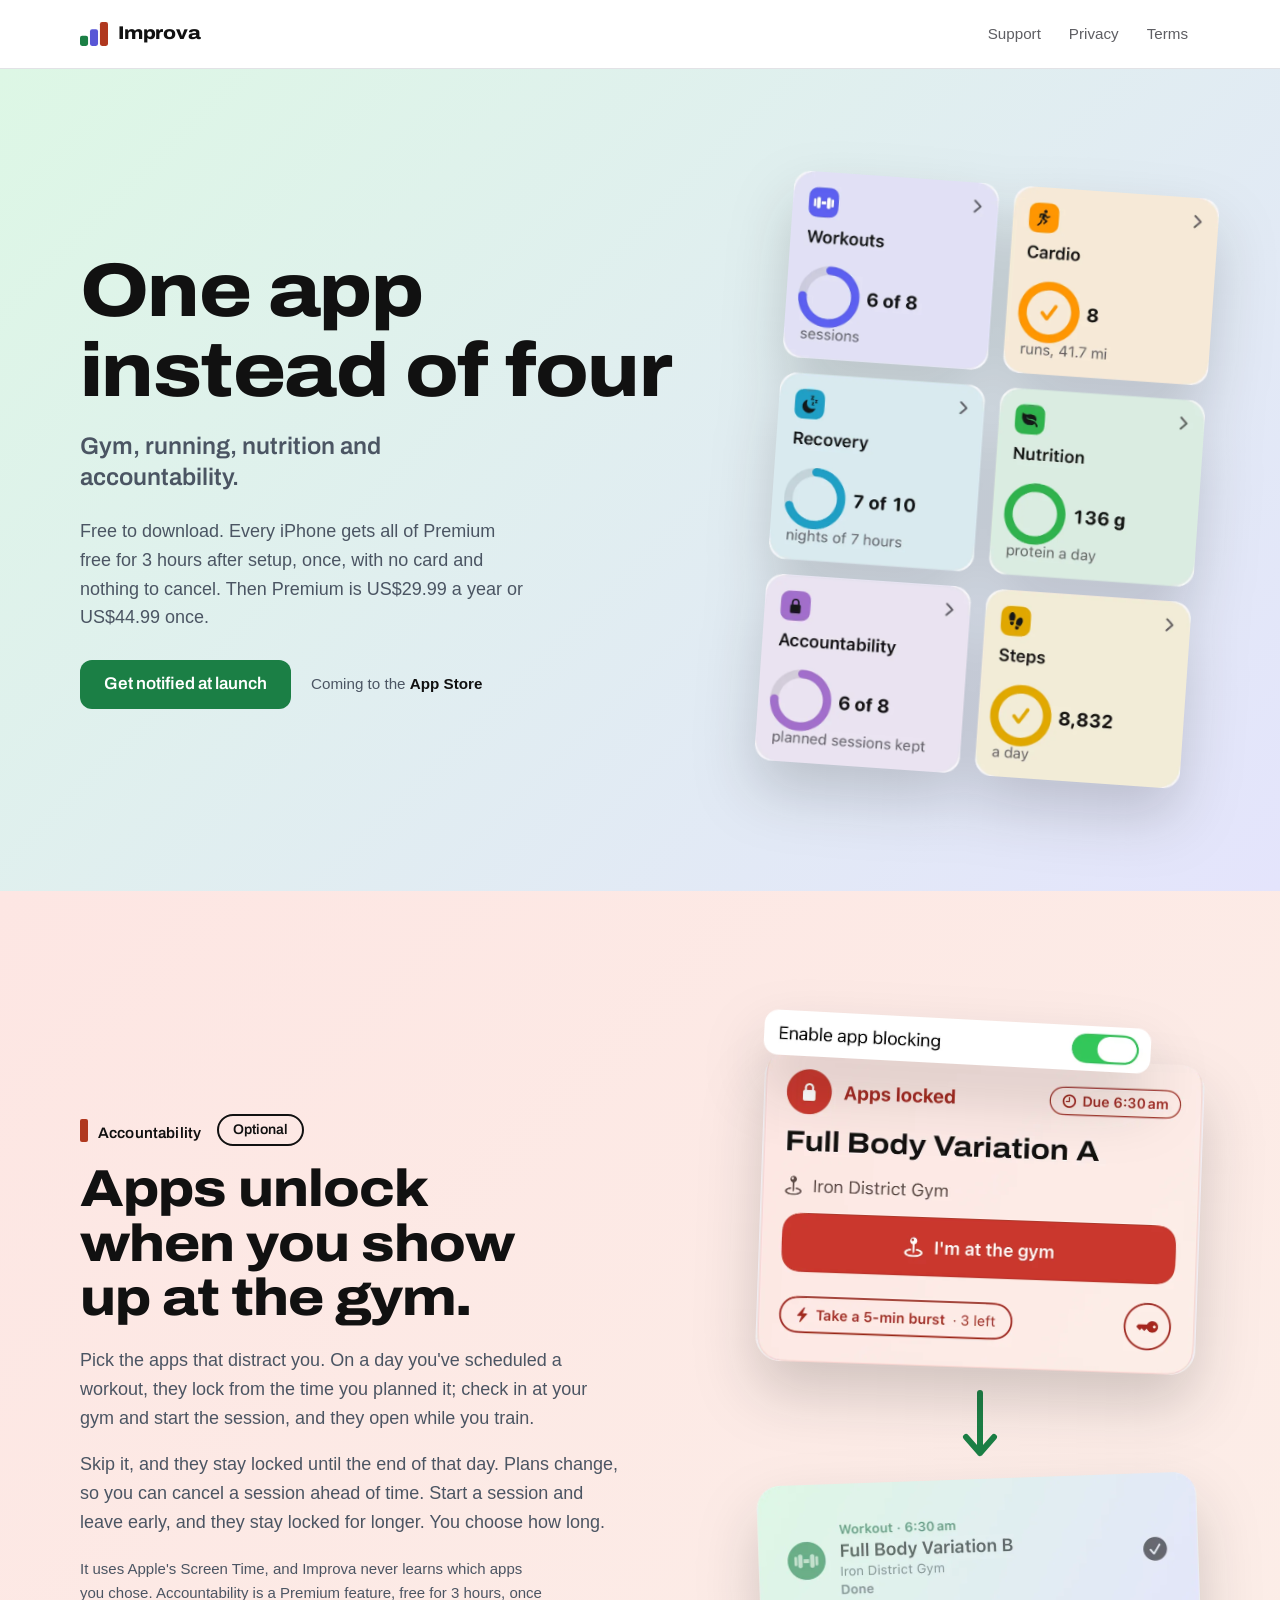
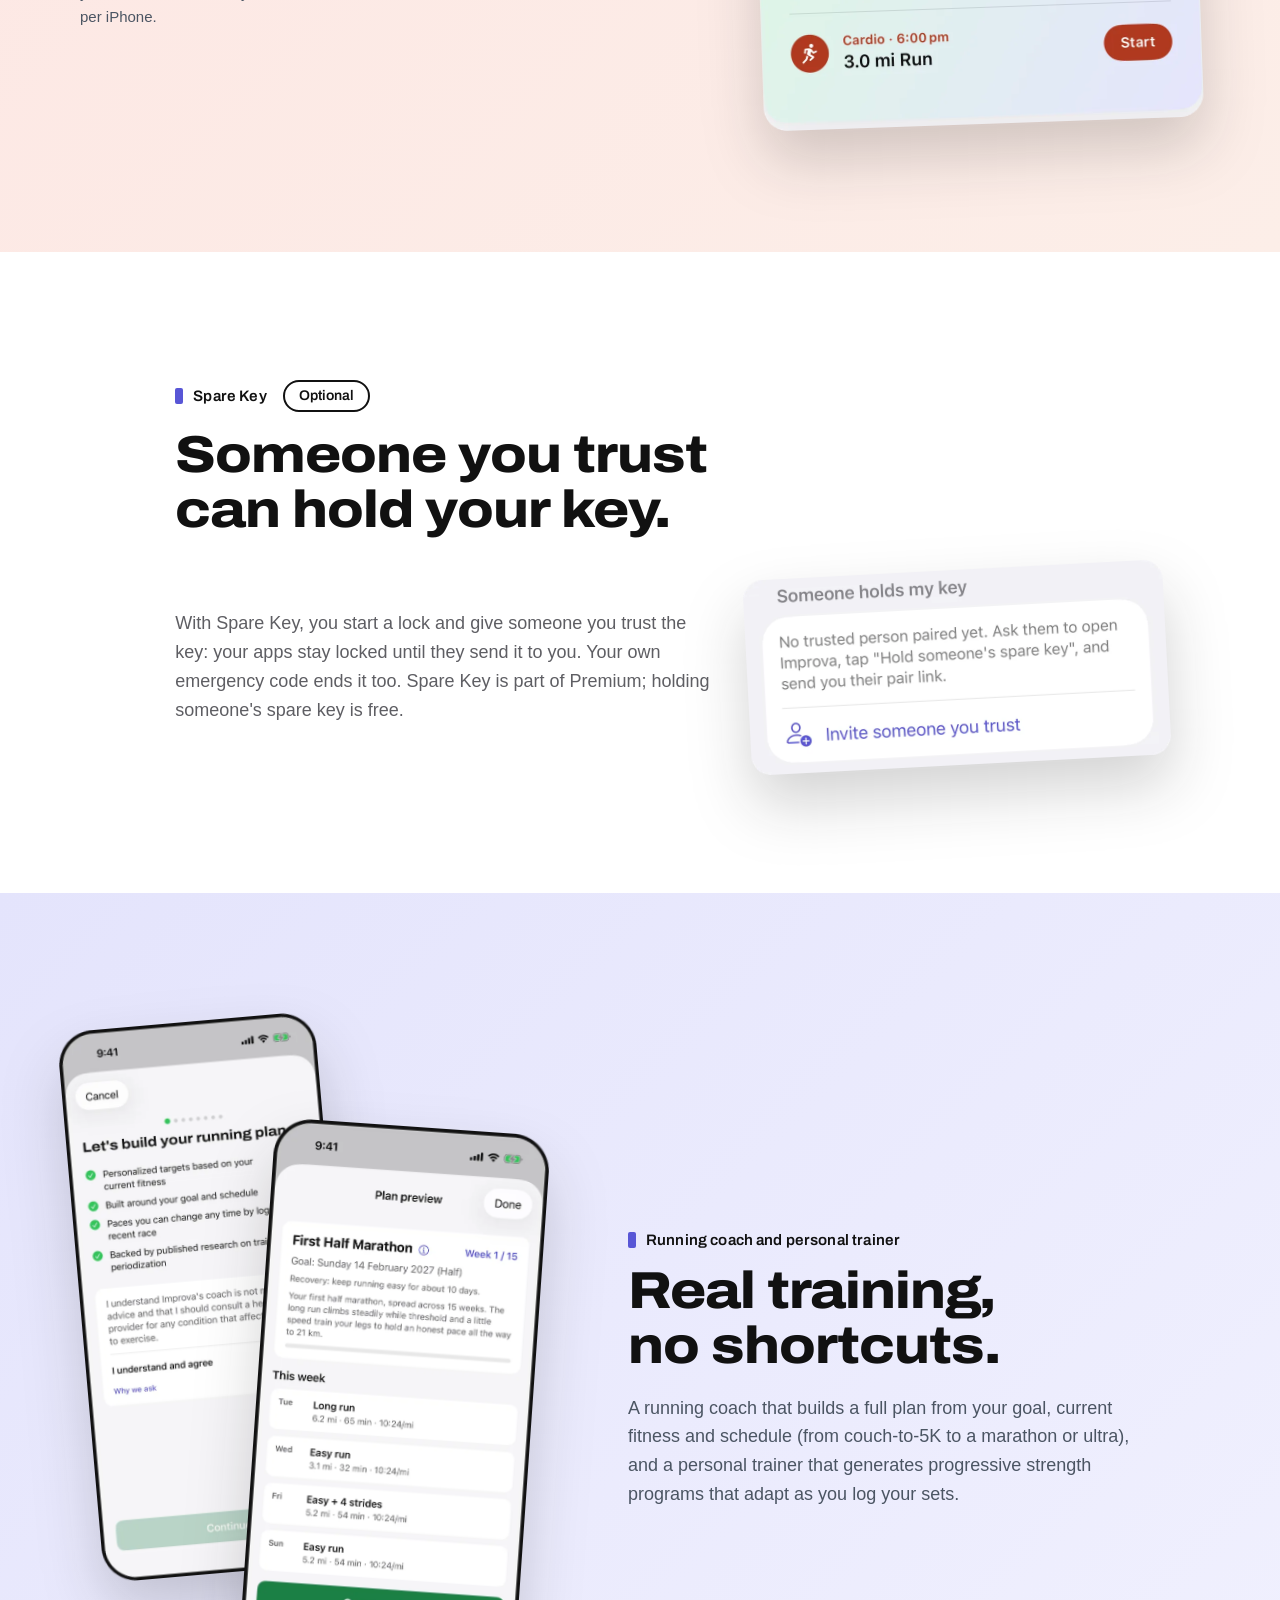
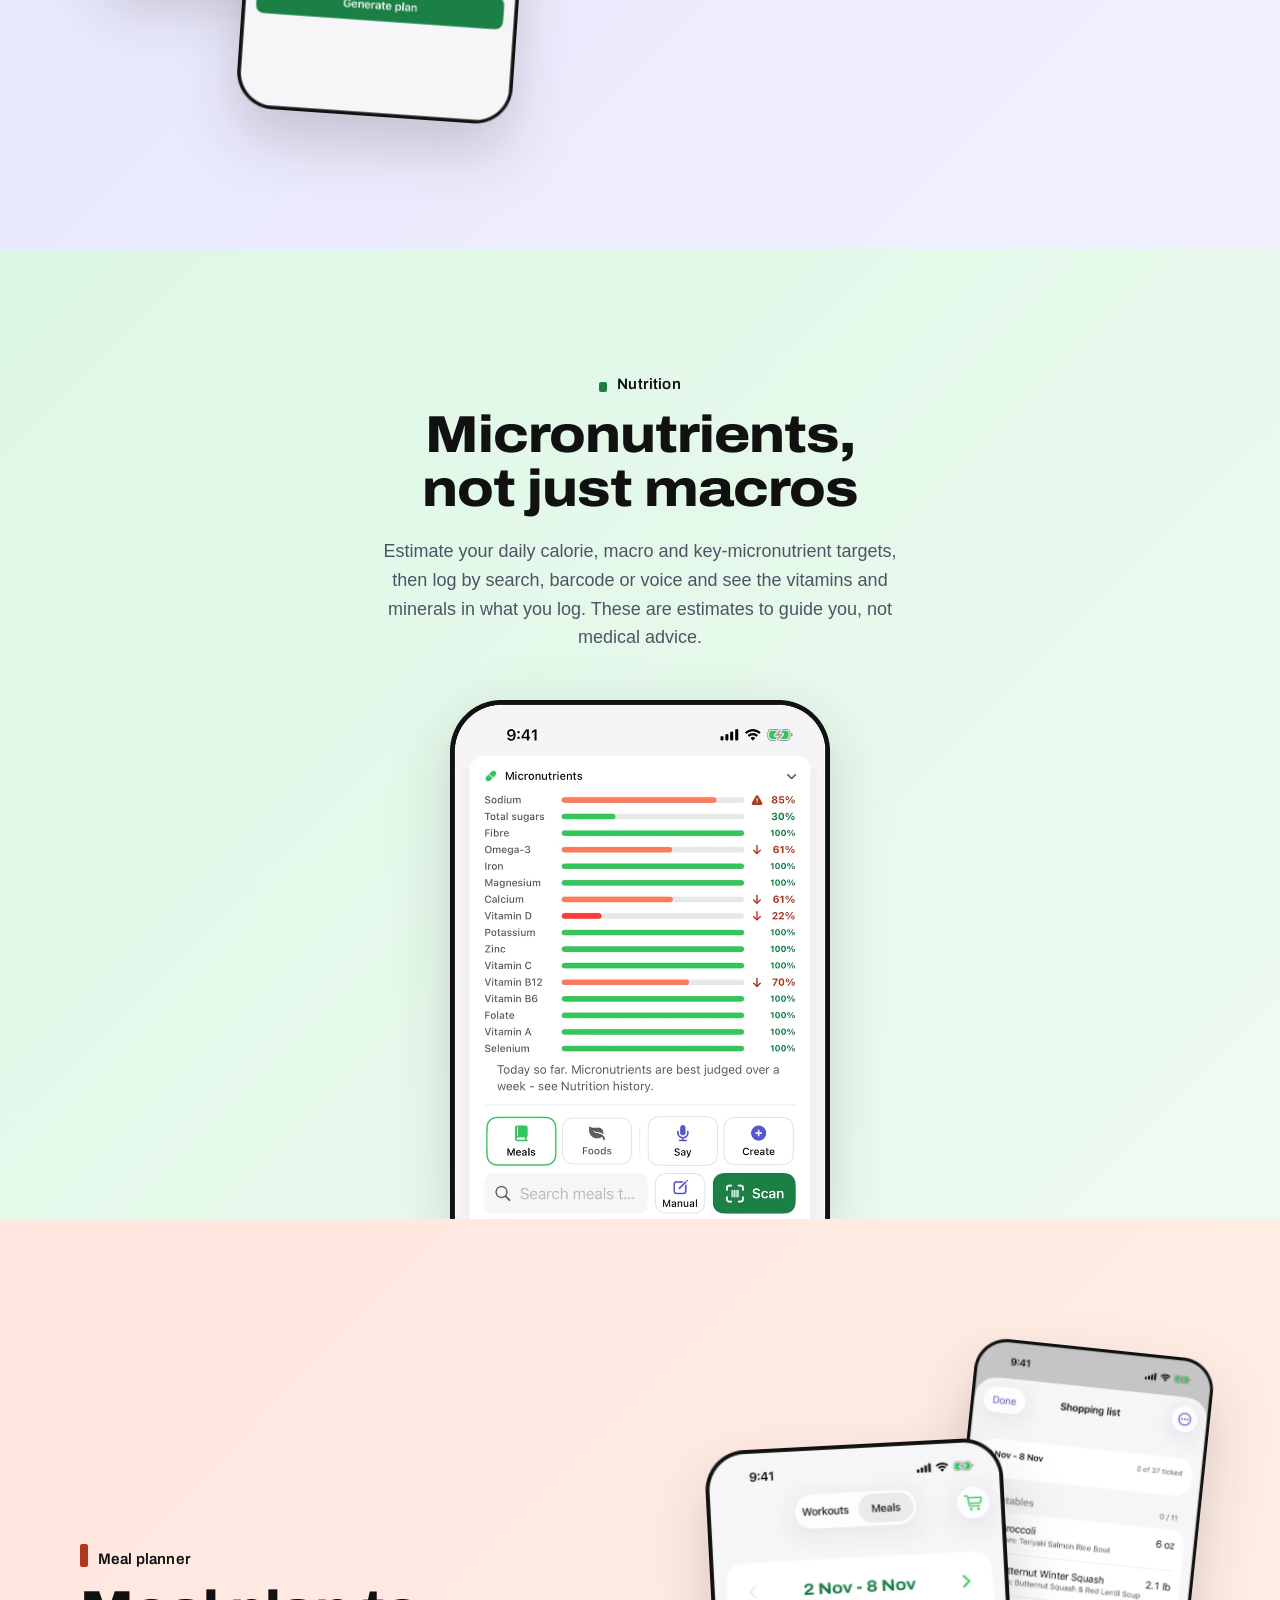
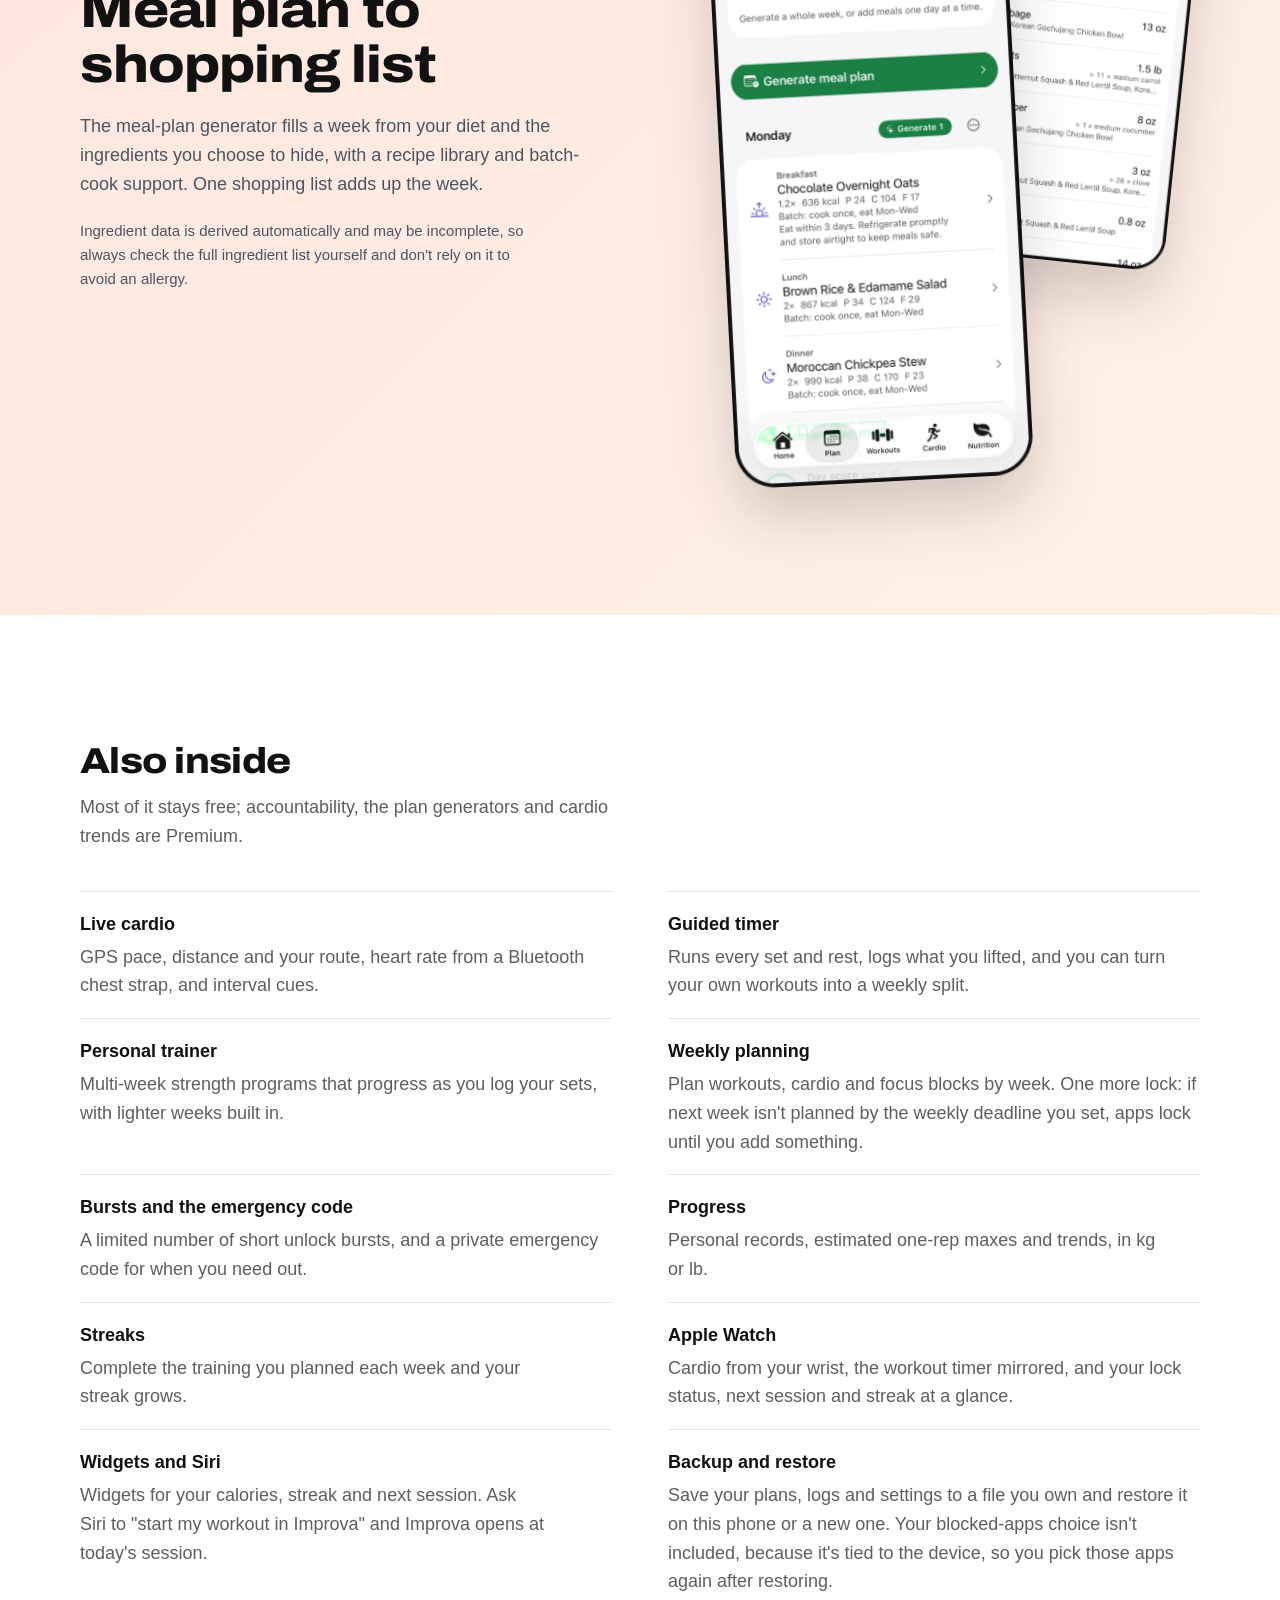
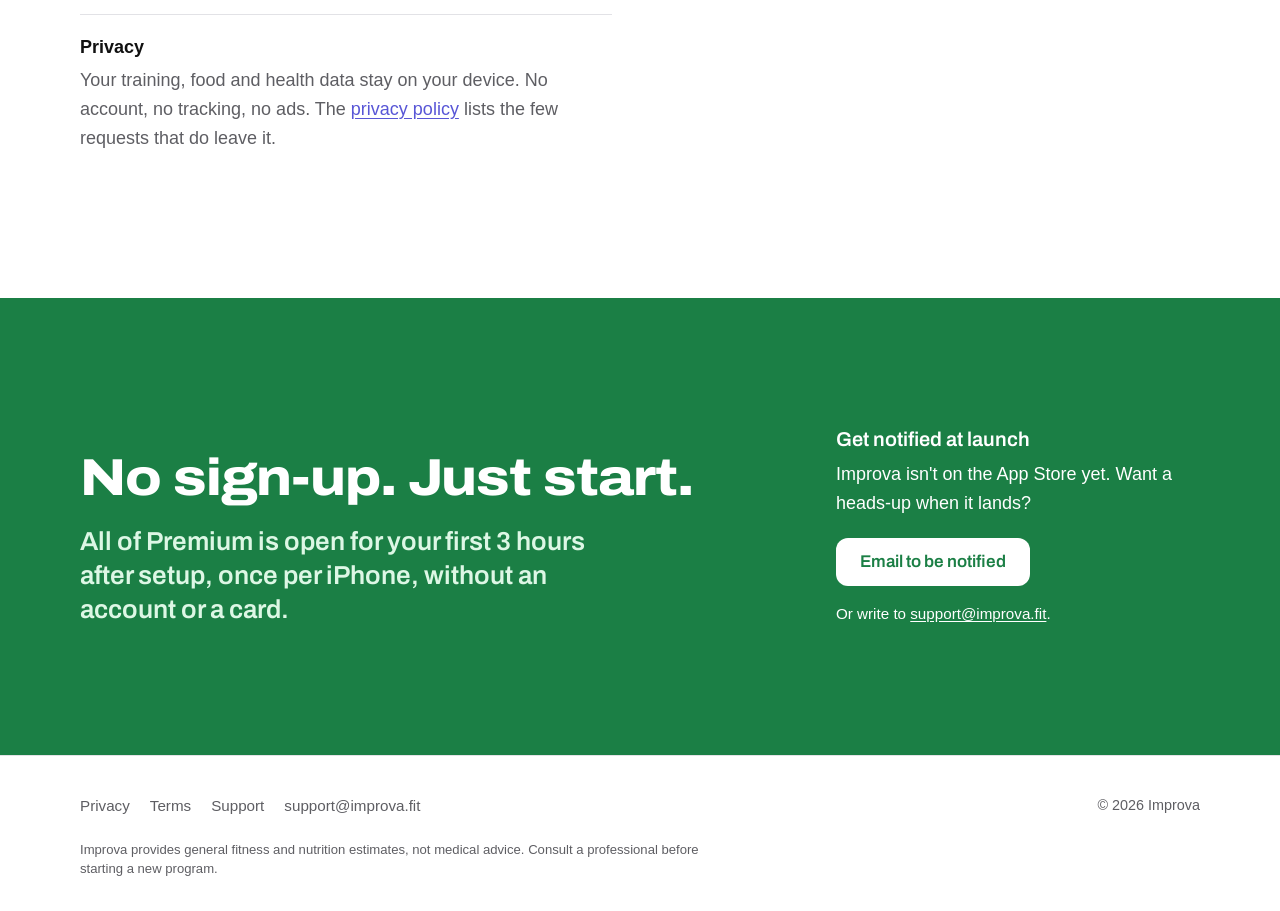
<file: index.html>
<!DOCTYPE html>
<html lang="en">
<head>
  <meta charset="utf-8">
  <meta name="viewport" content="width=device-width, initial-scale=1">
  <title>Improva | One app instead of four</title>
  <meta name="description" content="Gym, running, nutrition and accountability in one iPhone app: a running coach, strength programs, meal plans with a shopping list, micronutrients and optional app blocking.">
  <meta name="theme-color" content="#DDF7E5">
  <meta name="color-scheme" content="light">

  <!-- Open Graph / Twitter -->
  <meta property="og:type" content="website">
  <meta property="og:site_name" content="Improva">
  <meta property="og:title" content="Improva | One app instead of four">
  <meta property="og:description" content="A running coach, strength programs, meal plans, micronutrients and optional app blocking, in one iPhone app.">
  <meta property="og:url" content="https://improva.fit/">
  <meta property="og:image" content="https://improva.fit/assets/og-image.png">
  <meta property="og:image:width" content="1200">
  <meta property="og:image:height" content="630">
  <meta property="og:image:alt" content="The Improva mark, three rising bars in green, indigo and coral, with the line: One app instead of four.">
  <meta name="twitter:card" content="summary_large_image">
  <meta name="twitter:title" content="Improva | One app instead of four">
  <meta name="twitter:description" content="A running coach, strength programs, meal plans, micronutrients and optional app blocking, in one iPhone app.">
  <meta name="twitter:image" content="https://improva.fit/assets/og-image.png">
  <meta name="twitter:image:alt" content="The Improva mark, three rising bars in green, indigo and coral, with the line: One app instead of four.">

  <link rel="icon" href="assets/favicon.svg" type="image/svg+xml">
  <link rel="icon" href="assets/favicon.png" type="image/png" sizes="32x32">
  <link rel="apple-touch-icon" href="assets/apple-touch-icon.png">
  <link rel="canonical" href="https://improva.fit/">
  <link rel="preload" href="assets/fonts/ArchivoSemiExpanded-ExtraBold.woff2" as="font" type="font/woff2" crossorigin>
  <link rel="stylesheet" href="style.css">

  <!-- Structured data — TODO: App Store URL once the listing exists -->
  <script type="application/ld+json">
  {
    "@context": "https://schema.org",
    "@type": "SoftwareApplication",
    "name": "Improva",
    "applicationCategory": "HealthApplication",
    "operatingSystem": "iOS",
    "description": "Gym, running, nutrition and accountability in one iPhone app: a running coach, adaptive strength programs, live cardio tracking, meal plans, micronutrients and optional app blocking tied to the sessions you plan. Your training, food and health data stay on your device.",
    "url": "https://improva.fit/",
    "offers": {
      "@type": "AggregateOffer",
      "priceCurrency": "USD",
      "lowPrice": "29.99",
      "highPrice": "44.99",
      "offerCount": "2",
      "offers": [
        {
          "@type": "Offer",
          "name": "Improva Premium Yearly (auto-renewing)",
          "price": "29.99",
          "priceCurrency": "USD"
        },
        {
          "@type": "Offer",
          "name": "Improva Premium Lifetime",
          "price": "44.99",
          "priceCurrency": "USD"
        }
      ]
    },
    "publisher": {
      "@type": "Organization",
      "name": "Improva",
      "url": "https://improva.fit/"
    }
  }
  </script>
  <script type="application/ld+json">
  {
    "@context": "https://schema.org",
    "@type": "Organization",
    "name": "Improva",
    "url": "https://improva.fit/",
    "logo": "https://improva.fit/assets/logo.png"
  }
  </script>
</head>
<body>
  <a class="skip-link" href="#main">Skip to content</a>

  <header class="site-header">
    <nav class="nav" aria-label="Primary">
      <a class="brand" href="index.html" aria-label="Improva home">
        <svg viewBox="17 21 66 56" aria-hidden="true" focusable="false"><rect x="17" y="53" width="19" height="24" rx="5" fill="#1B7F45"/><rect x="40.5" y="38" width="19" height="39" rx="5" fill="#5856D6"/><rect x="64" y="21" width="19" height="56" rx="5" fill="#B0381F"/></svg>
        Improva
      </a>
      <div class="nav-links">
        <a href="support.html">Support</a>
        <a href="privacy.html">Privacy</a>
        <a href="terms.html">Terms</a>
      </div>
    </nav>
  </header>

  <main id="main">
    <!-- ===== Hero (Today wash; store panel 1) ===== -->
    <section class="band hero wash-today">
      <div class="wrap hero-grid">
        <div class="hero-copy">
          <h1 class="display"><span class="line">One app</span> <span class="line">instead of four</span></h1>
          <p class="subtitle">Gym, running, nutrition and accountability.</p>
          <!-- A4-WEB-MKT-02: the trial and the price, where people decide. Figures from CLAIMS_SCHEDULE.md. -->
          <p class="hero-offer">Free to download. Every iPhone gets all of Premium free for 3 hours after setup, once, with no card and nothing to cancel. Then Premium is US$29.99 a year or US$44.99 once.</p>
          <div class="hero-cta">
            <!-- A4-WEB-DES-06: until launch the hero's working action is the notify email (the badge does nothing). -->
            <a class="btn btn-primary" href="#notify-h">Get notified at launch</a>
            <!-- Placeholder note, no App Store link yet. TODO: real App Store URL -->
            <span class="store-note">Coming to the <strong>App Store</strong></span>
            <!--
              At launch: replace the note above with Apple's official badge (self-hosted in assets/,
              downloaded from Apple's marketing tools; Apple requires it to link to the App Store listing):
            <a class="store-badge" href="https://apps.apple.com/app/idYOUR_APP_ID">
              <img src="assets/app-store-badge-black.svg" alt="Download on the App Store" width="120" height="40">
            </a>
            -->
          </div>
        </div>
        <figure class="screen hero-art">
          <img src="assets/hero-tiles.webp" width="1000" height="1389" fetchpriority="high"
               alt="Six tiles from Improva's fortnight overview: workouts 6 of 8 sessions, cardio 8 runs and 41.7 miles, recovery 7 of 10 nights of 7 hours, nutrition 136 g protein a day, accountability 6 of 8 planned sessions kept, and 8,832 steps a day">
        </figure>
      </div>
    </section>

    <!-- ===== Lock (Locked wash; store panels 2 and 3) ===== -->
    <section class="band wash-locked" aria-labelledby="lock-h">
      <div class="wrap lock-grid">
        <div class="lock-copy stack">
          <div class="labels">
            <h2 class="eyebrow eyebrow-coral" id="lock-h">Accountability</h2>
            <span class="pill">Optional</span>
          </div>
          <h3>Apps unlock when you show up at the gym.</h3>
          <div class="body-copy">
            <p>Pick the apps that distract you. On a day you've scheduled a workout, they lock from the time you planned it; check in at your gym and start the session, and they open while you train.</p>
            <p>Skip it, and they stay locked until the end of that day. Plans change, so you can cancel a session ahead of time. Start a session and leave early, and they stay locked for longer. You choose how long.</p>
          </div>
          <p class="fine">It uses Apple's Screen Time, and Improva never learns which apps you chose. Accountability is a Premium feature, free for 3 hours, once per iPhone.</p>
        </div>
        <div class="lock-visual">
          <figure class="screen toggle"><img src="assets/blocking-toggle.webp" width="760" height="89" loading="lazy" alt="The Enable app blocking switch in Settings, turned on"></figure>
          <figure class="screen locked"><img src="assets/lock-card.webp" width="880" height="619" loading="lazy" alt="Home screen card: Apps locked for Full Body Variation A at Iron District Gym, due 6:30 am, with an I'm at the gym button and a 5-minute burst"></figure>
          <svg class="arrow" viewBox="0 0 40 72" aria-hidden="true" focusable="false"><path d="M20 4v60M6 48l14 16 14-16" fill="none" stroke="#1B7F45" stroke-width="6" stroke-linecap="round" stroke-linejoin="round"/></svg>
          <figure class="screen done"><img src="assets/done-card.webp" width="880" height="490" loading="lazy" alt="After training: a Home card with Full Body Variation B marked Done, and a 3.0 mi run at 6:00 pm up next"></figure>
        </div>
      </div>
    </section>

    <!-- ===== Spare Key (white; a narrow, typographic band) ===== -->
    <section class="band band-white spare" aria-labelledby="spare-h">
      <div class="wrap spare-grid">
        <div class="spare-head stack">
          <div class="labels">
            <h2 class="eyebrow eyebrow-indigo" id="spare-h">Spare Key</h2>
            <span class="pill">Optional</span>
          </div>
          <h3>Someone you trust can hold your key.</h3>
        </div>
        <p class="spare-copy body-copy">With Spare Key, you start a lock and give someone you trust the key: your apps stay locked until they send it to you. Your own emergency code ends it too. Spare Key is part of Premium; holding someone's spare key is free.</p>
        <figure class="screen spare-card"><img src="assets/spare-key-card.webp" width="840" height="390" loading="lazy" alt="Improva's Spare Key screen: Someone holds my key, with a button to invite someone you trust"></figure>
      </div>
    </section>

    <!-- ===== Training (Plans wash; store panel 5) ===== -->
    <section class="band wash-plans" aria-labelledby="training-h">
      <div class="wrap training-grid">
        <div class="duo duo-training">
          <figure class="screen back"><img src="assets/coach-intake.webp" width="534" height="1144" loading="lazy" alt="Running coach setup: let's build your running plan, with personalised targets based on your current fitness"></figure>
          <figure class="screen front"><img src="assets/coach-plan.webp" width="575" height="1232" loading="lazy" alt="Running plan preview for a first half marathon over 15 weeks, with this week's long run, easy runs and strides"></figure>
        </div>
        <div class="training-copy stack">
          <h2 class="eyebrow eyebrow-indigo" id="training-h">Running coach and personal trainer</h2>
          <h3>Real training, no shortcuts.</h3>
          <p class="body-copy">A running coach that builds a full plan from your goal, current fitness and schedule (from couch-to-5K to a marathon or ultra), and a personal trainer that generates progressive strength programs that adapt as you log your sets.</p>
        </div>
      </div>
    </section>

    <!-- ===== Micronutrients (Nutrition wash; store panel 6) ===== -->
    <section class="band wash-nutrition micro" aria-labelledby="micro-h">
      <div class="wrap micro-inner">
        <div class="micro-copy stack">
          <h2 class="eyebrow eyebrow-green" id="micro-h">Nutrition</h2>
          <h3>Micronutrients, not just macros</h3>
          <p class="body-copy">Estimate your daily calorie, macro and key-micronutrient targets, then log by search, barcode or voice and see the vitamins and minerals in what you log. These are estimates to guide you, not medical advice.</p>
        </div>
        <figure class="screen micro-phone"><img src="assets/micronutrients.webp" width="739" height="1010" loading="lazy" alt="Today's micronutrients in Improva: sodium at 85 percent of the limit, fibre and iron at 100 percent, vitamin D at 22 percent of target"></figure>
      </div>
    </section>

    <!-- ===== Meal plan (Cardio and meals wash; store panel 7) ===== -->
    <section class="band wash-meals" aria-labelledby="meals-h">
      <div class="wrap meals-grid">
        <div class="meals-copy stack">
          <h2 class="eyebrow eyebrow-coral" id="meals-h">Meal planner</h2>
          <h3>Meal plan to shopping list</h3>
          <p class="body-copy">The meal-plan generator fills a week from your diet and the ingredients you choose to hide, with a recipe library and batch-cook support. One shopping list adds up the week.</p>
          <p class="fine">Ingredient data is derived automatically and may be incomplete, so always check the full ingredient list yourself and don't rely on it to avoid an allergy.</p>
        </div>
        <div class="duo duo-meals">
          <figure class="screen back"><img src="assets/shopping-list.webp" width="493" height="1056" loading="lazy" alt="Shopping list for 2 to 8 November, with each vegetable's combined quantity and the recipe it comes from"></figure>
          <figure class="screen front"><img src="assets/meal-week.webp" width="616" height="1320" loading="lazy" alt="Meal plan for 2 to 8 November: Monday's breakfast, lunch and dinner with calories and macros"></figure>
        </div>
      </div>
    </section>

    <!-- ===== Also inside (white) ===== -->
    <section class="band band-white also" aria-labelledby="also-h">
      <div class="wrap">
        <div class="also-head">
          <h2 class="display band-title" id="also-h">Also inside</h2>
          <p class="body-copy">Most of it stays free; accountability, the plan generators and cardio trends are Premium.</p>
        </div>
        <dl class="also-list">
          <div><dt>Live cardio</dt><dd>GPS pace, distance and your route, heart rate from a Bluetooth chest strap, and interval cues.</dd></div>
          <div><dt>Guided timer</dt><dd>Runs every set and rest, logs what you lifted, and you can turn your own workouts into a weekly split.</dd></div>
          <div><dt>Personal trainer</dt><dd>Multi-week strength programs that progress as you log your sets, with lighter weeks built in.</dd></div>
          <div><dt>Weekly planning</dt><dd>Plan workouts, cardio and focus blocks by week. One more lock: if next week isn't planned by the weekly deadline you set, apps lock until you add something.</dd></div>
          <div><dt>Bursts and the emergency code</dt><dd>A limited number of short unlock bursts, and a private emergency code for when you need out.</dd></div>
          <div><dt>Progress</dt><dd>Personal records, estimated one-rep maxes and trends, in kg or lb.</dd></div>
          <div><dt>Streaks</dt><dd>Complete the training you planned each week and your streak grows.</dd></div>
          <div><dt>Apple Watch</dt><dd>Cardio from your wrist, the workout timer mirrored, and your lock status, next session and streak at a glance.</dd></div>
          <div><dt>Widgets and Siri</dt><dd>Widgets for your calories, streak and next session. Ask Siri to "start my workout in Improva" and Improva opens at today's session.</dd></div>
          <div><dt>Backup and restore</dt><dd>Save your plans, logs and settings to a file you own and restore it on this phone or a new one. Your blocked-apps choice isn't included, because it's tied to the device, so you pick those apps again after restoring.</dd></div>
          <div><dt>Privacy</dt><dd>Your training, food and health data stay on your device. No account, no tracking, no ads. The <a href="privacy.html">privacy policy</a> lists the few requests that do leave it.</dd></div>
        </dl>
      </div>
    </section>

    <!-- ===== Trial and notify (solid green; store panel 9) ===== -->
    <section class="band band-trial" aria-labelledby="trial-h">
      <div class="wrap trial-grid">
        <div class="trial-copy">
          <h2 class="display band-title" id="trial-h">No sign-up. Just start.</h2>
          <p class="trial-sub">All of Premium is open for your first 3 hours after setup, once per iPhone, without an account or a card.</p>
        </div>
        <!--
          The app isn't live yet. To collect launch interest, EITHER keep the mailto button below
          (zero backend), OR uncomment the Formspree form and replace YOUR_FORM_ID with a form the
          owner controls. No tracker, no cookies, no analytics.
        -->
        <div class="notify">
          <h2 id="notify-h">Get notified at launch</h2>
          <p>Improva isn't on the App Store yet. Want a heads-up when it lands?</p>
          <a class="btn btn-light" href="mailto:support@improva.fit?subject=Notify%20me%20at%20launch&amp;body=I'd%20like%20to%20know%20when%20Improva%20launches.">Email to be notified</a>
          <p class="notify-alt">Or write to <a href="mailto:support@improva.fit">support@improva.fit</a>.</p>
          <!--
          <form class="notify-form" action="https://formspree.io/f/YOUR_FORM_ID" method="POST">
            <label for="notify-email">Email</label>
            <input id="notify-email" type="email" name="email" required autocomplete="email" placeholder="you@example.com">
            <button class="btn btn-light" type="submit">Notify me</button>
          </form>
          -->
        </div>
      </div>
    </section>

  </main>

  <footer class="site-footer">
    <div class="wrap footer-inner">
      <nav class="footer-links" aria-label="Footer">
        <a href="privacy.html">Privacy</a>
        <a href="terms.html">Terms</a>
        <a href="support.html">Support</a>
        <a href="mailto:support@improva.fit">support@improva.fit</a>
      </nav>
      <span class="copyright">© 2026 Improva</span>
    </div>
    <div class="wrap">
      <p class="footer-disclaimer">Improva provides general fitness and nutrition estimates, not medical advice. Consult a professional before starting a new program.</p>
    </div>
  </footer>
</body>
</html>
</file>
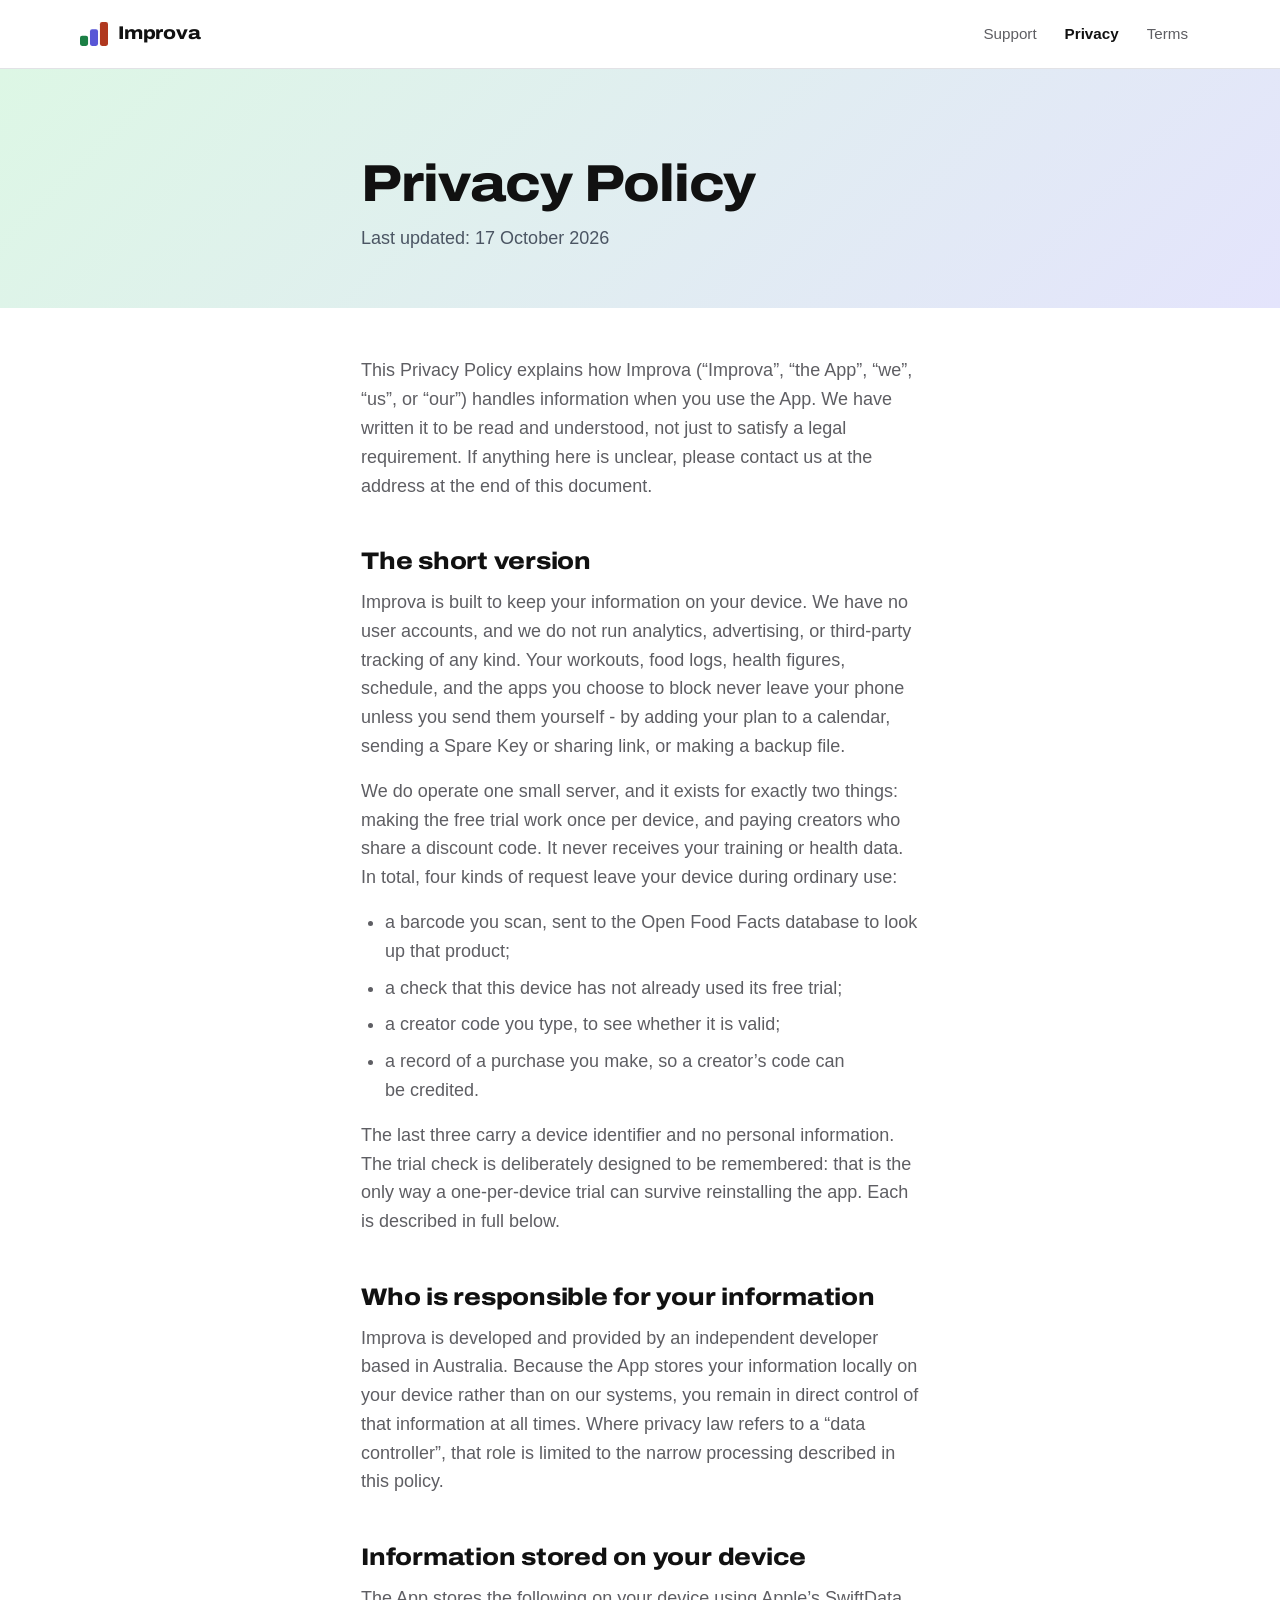
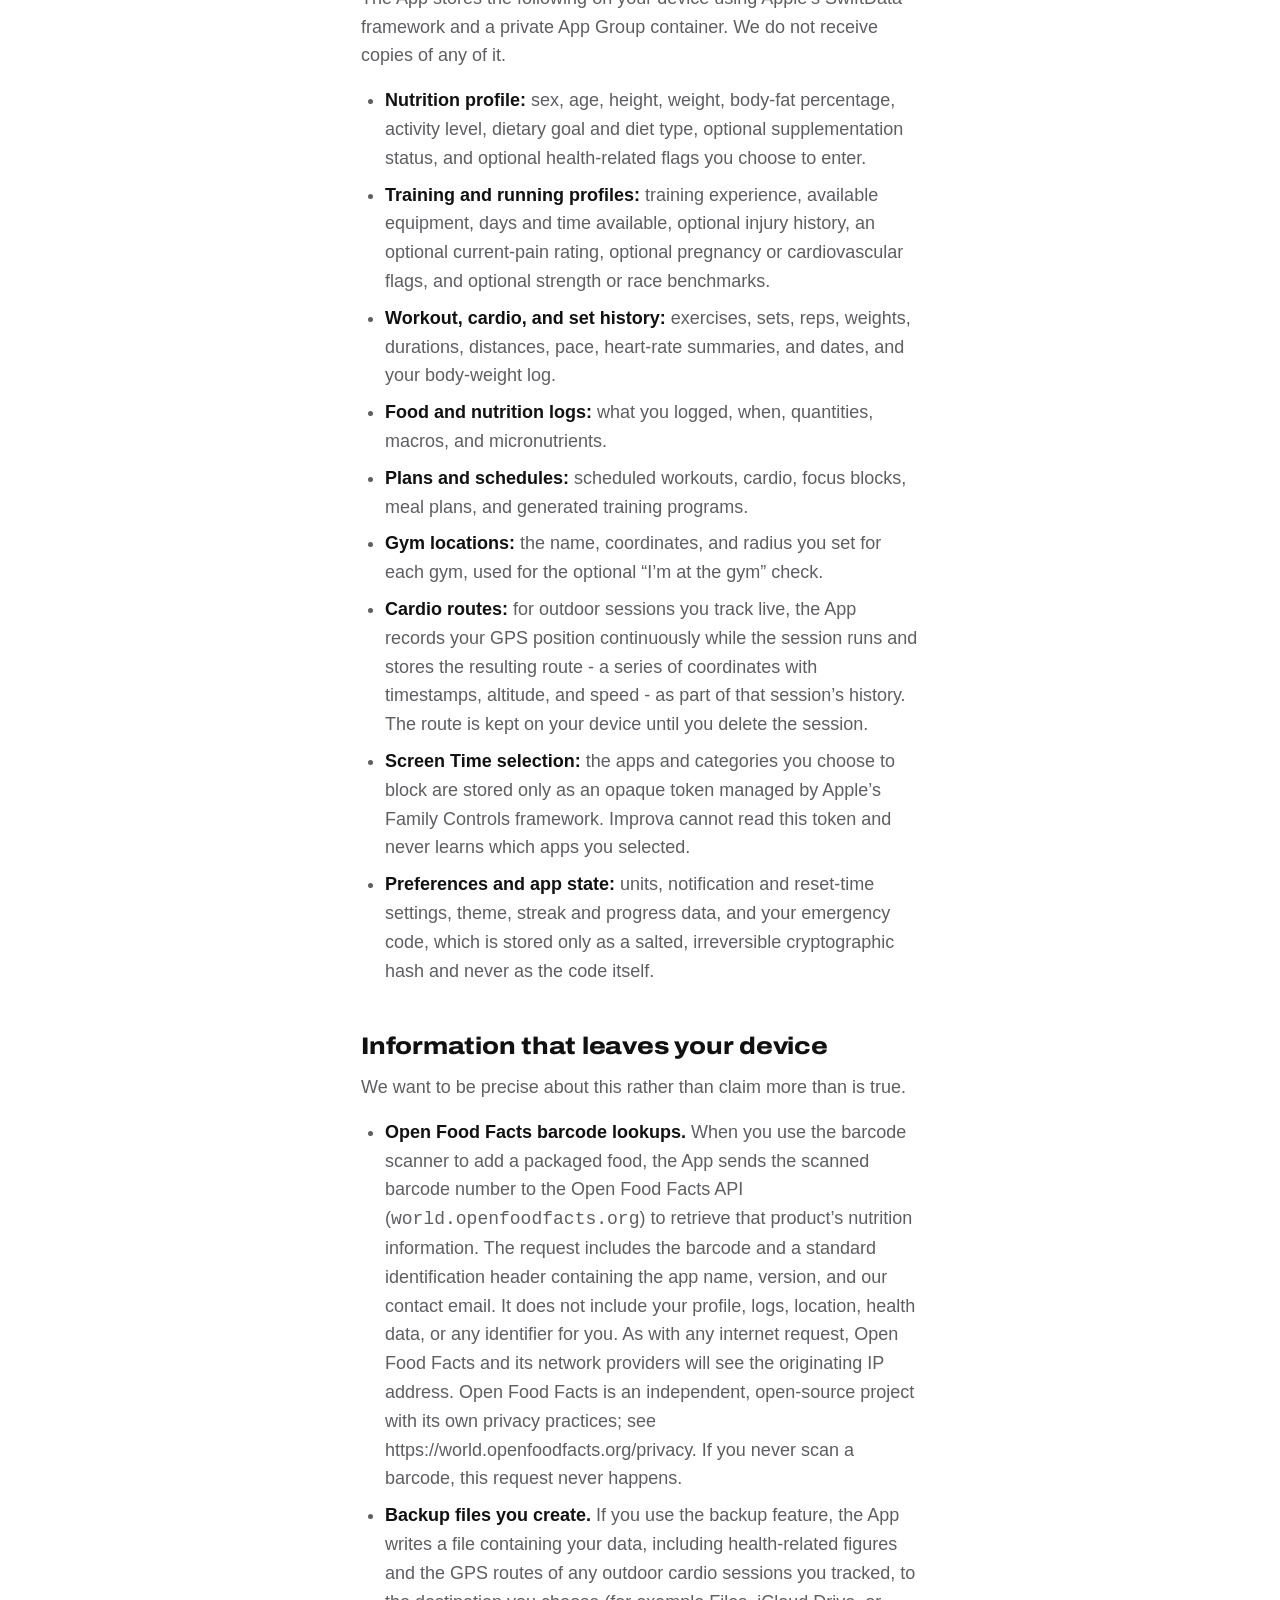
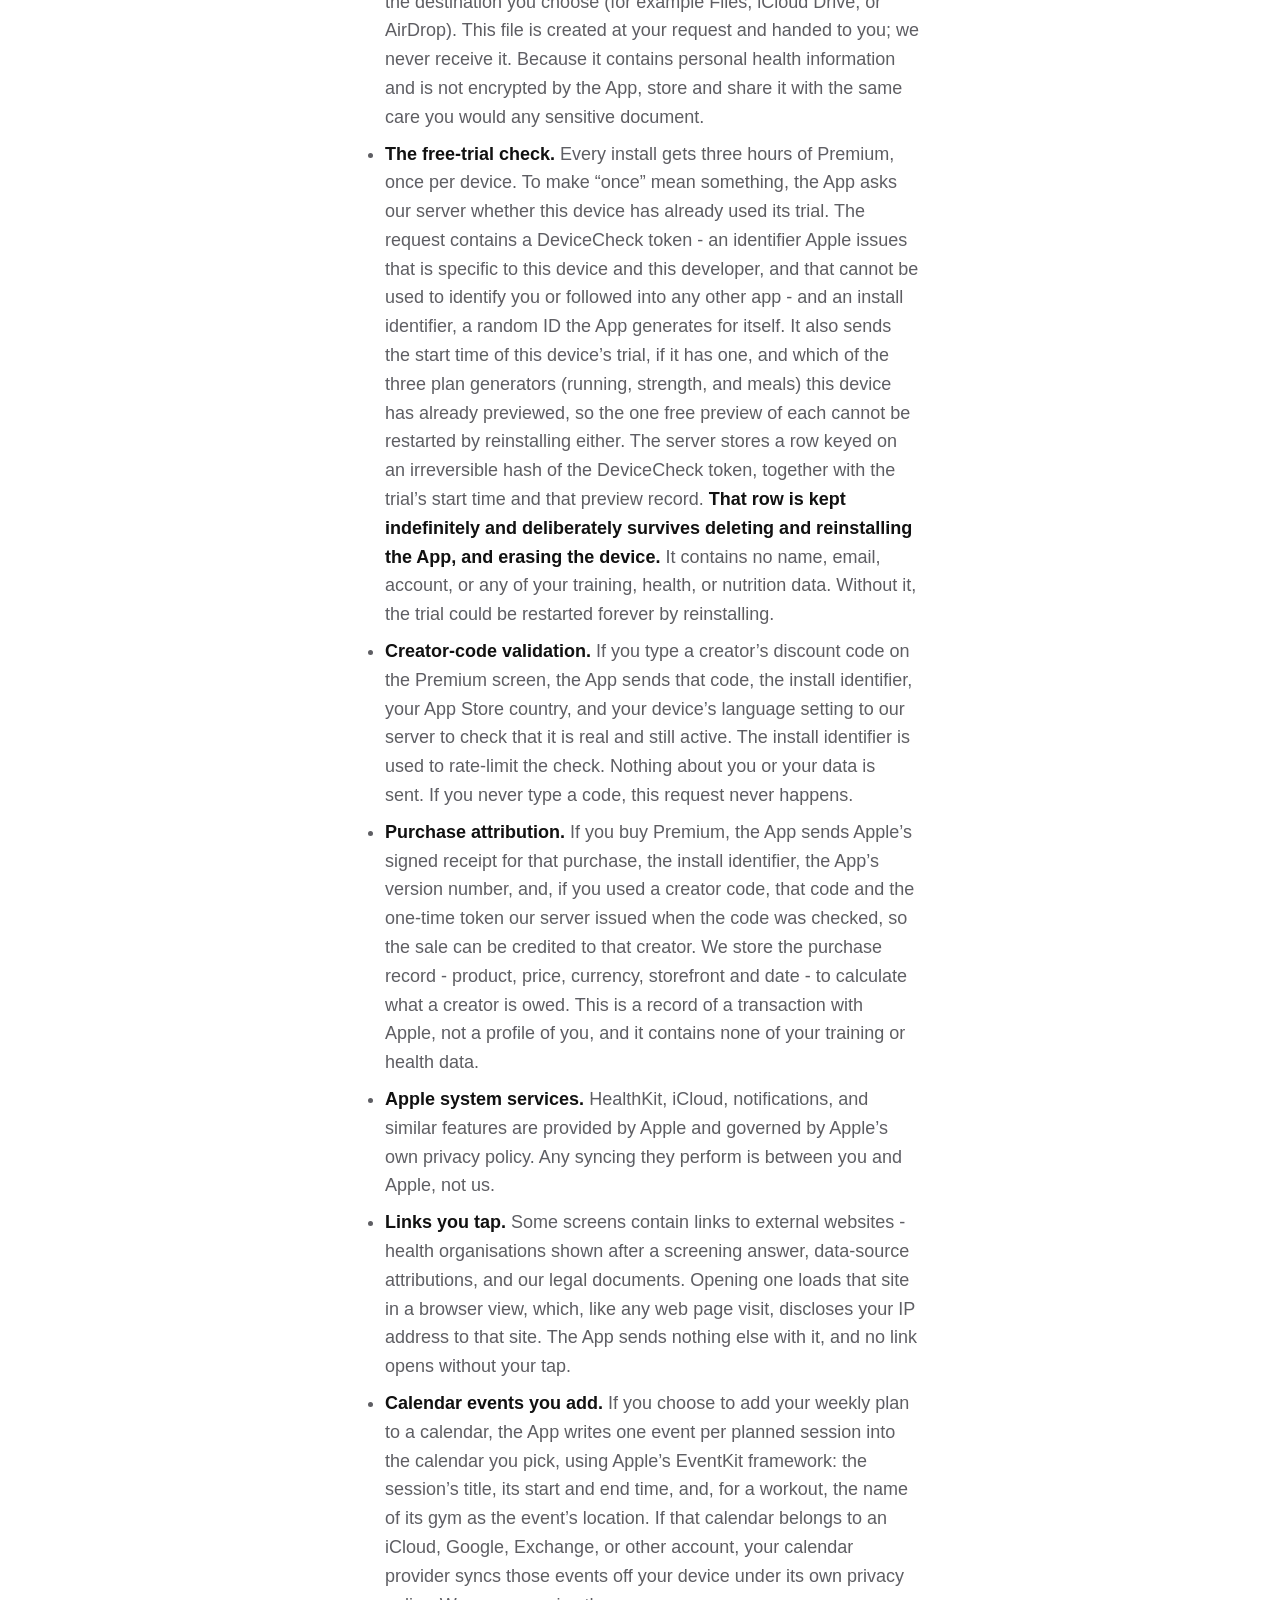
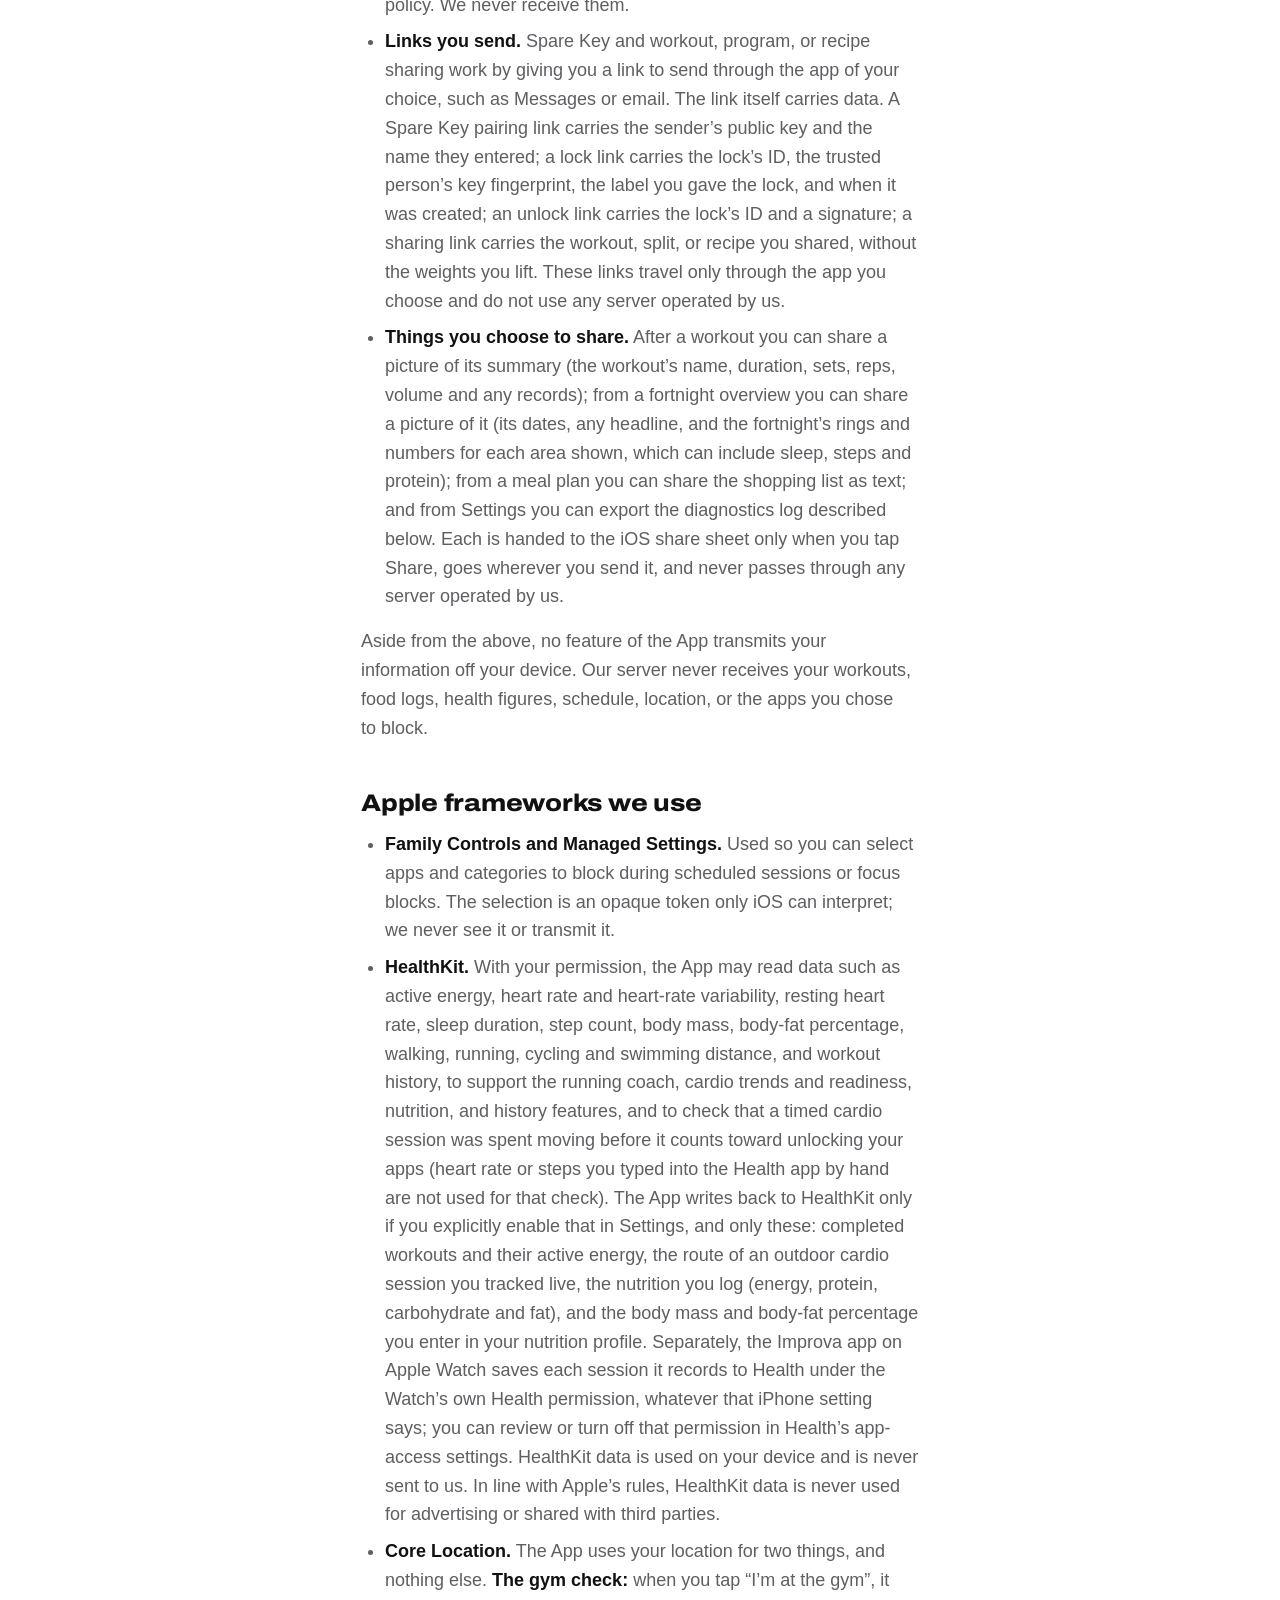
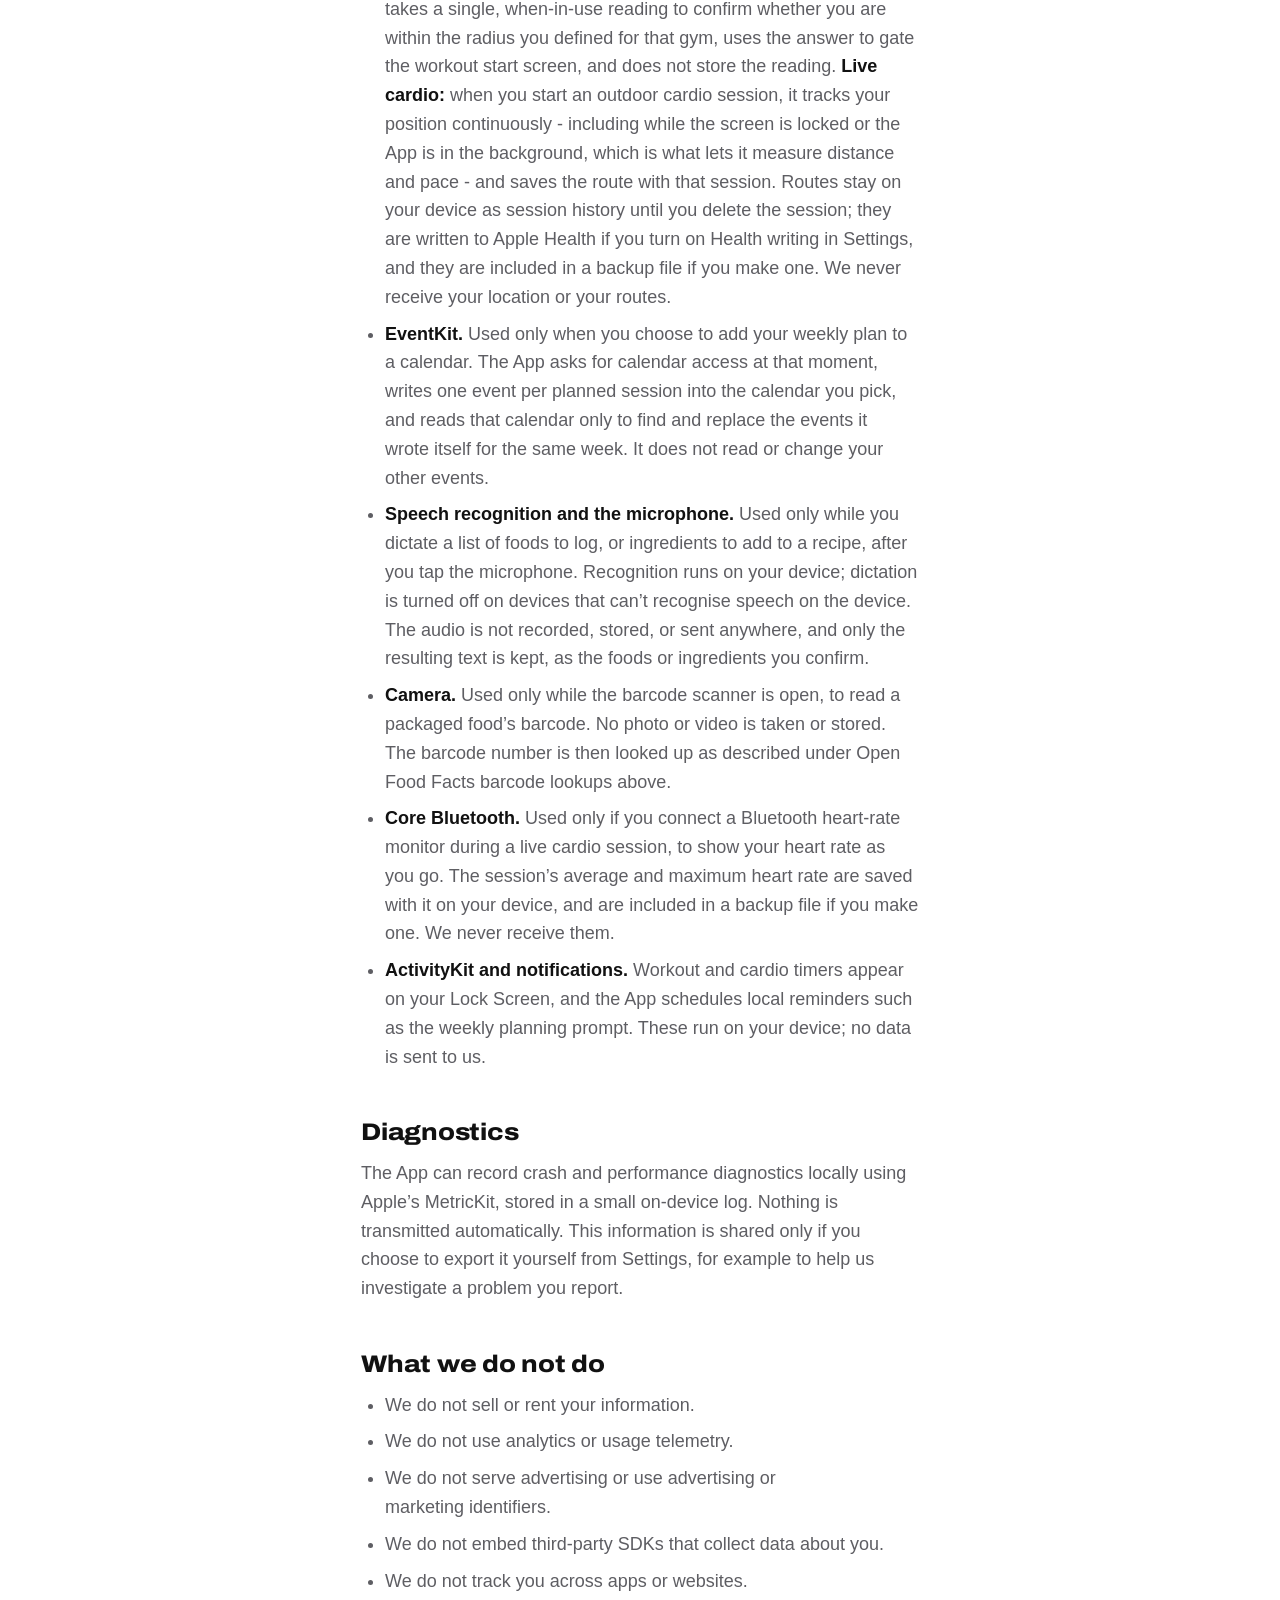
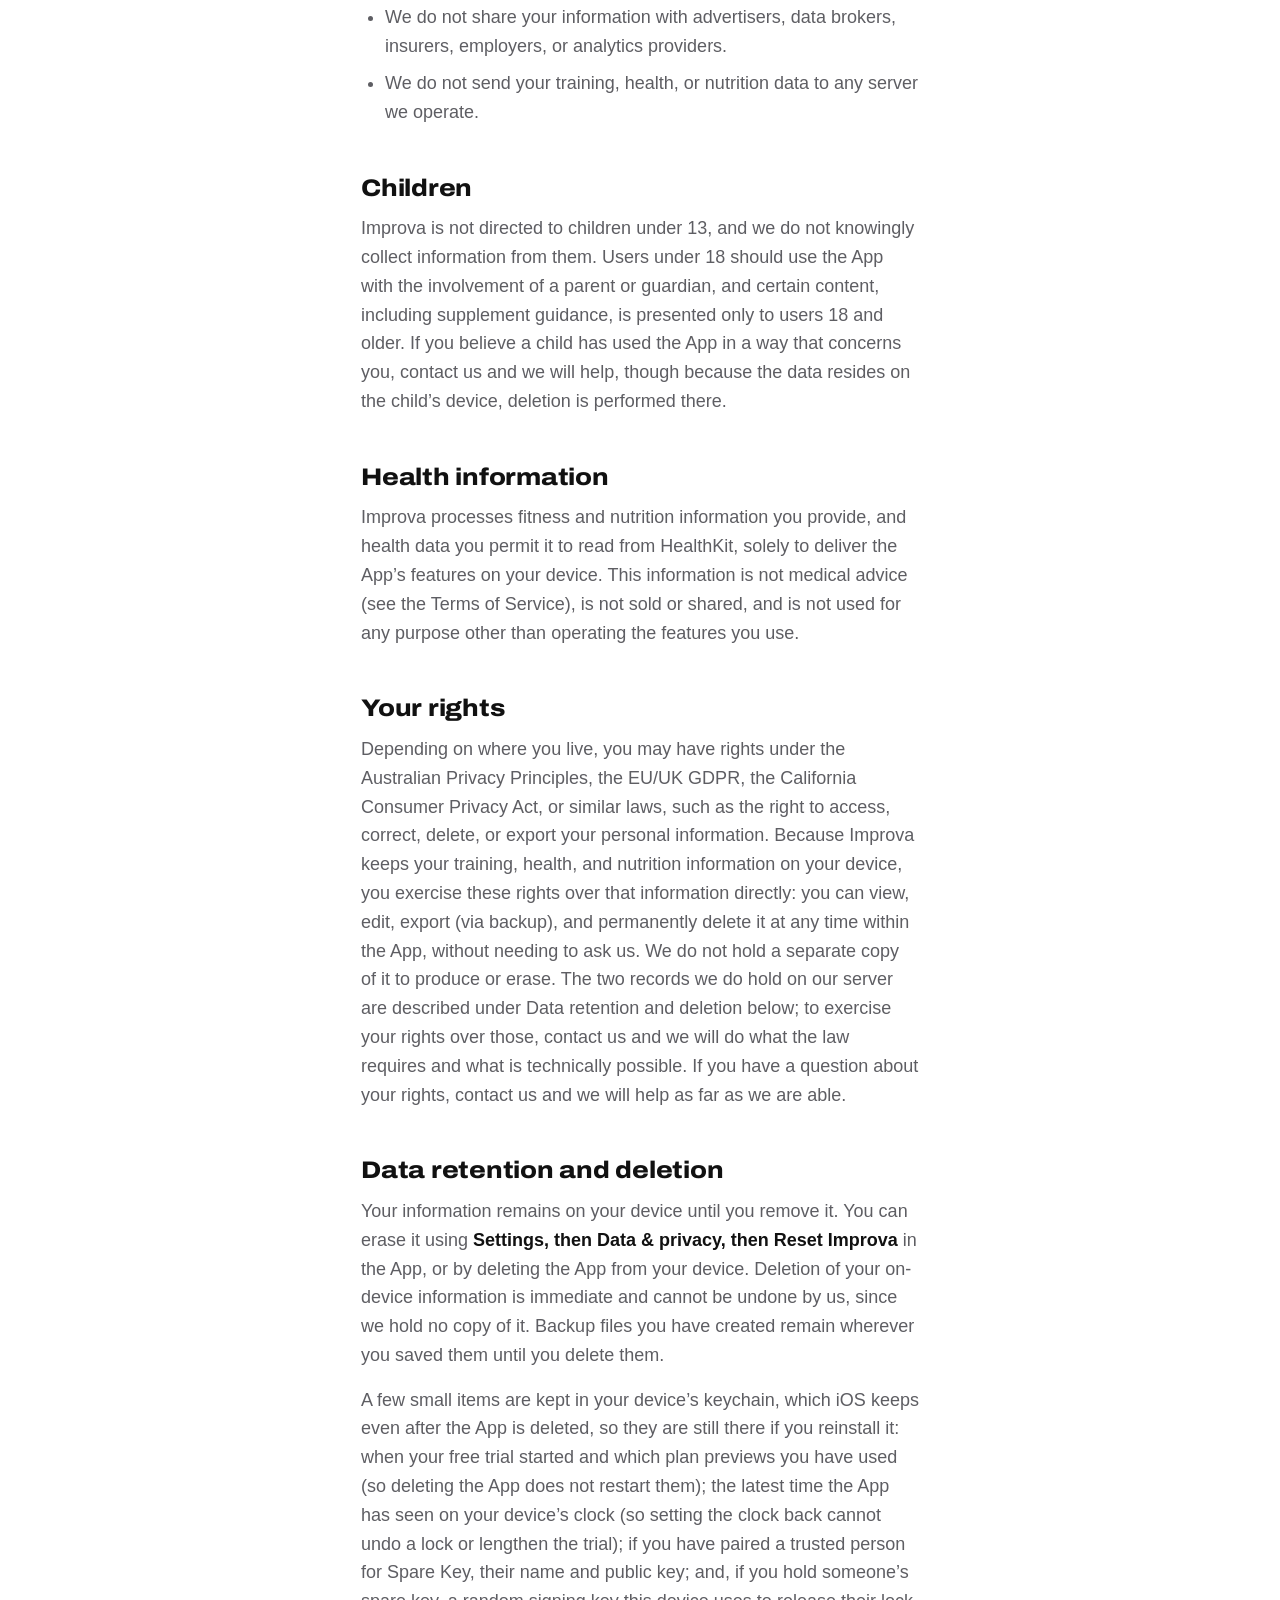
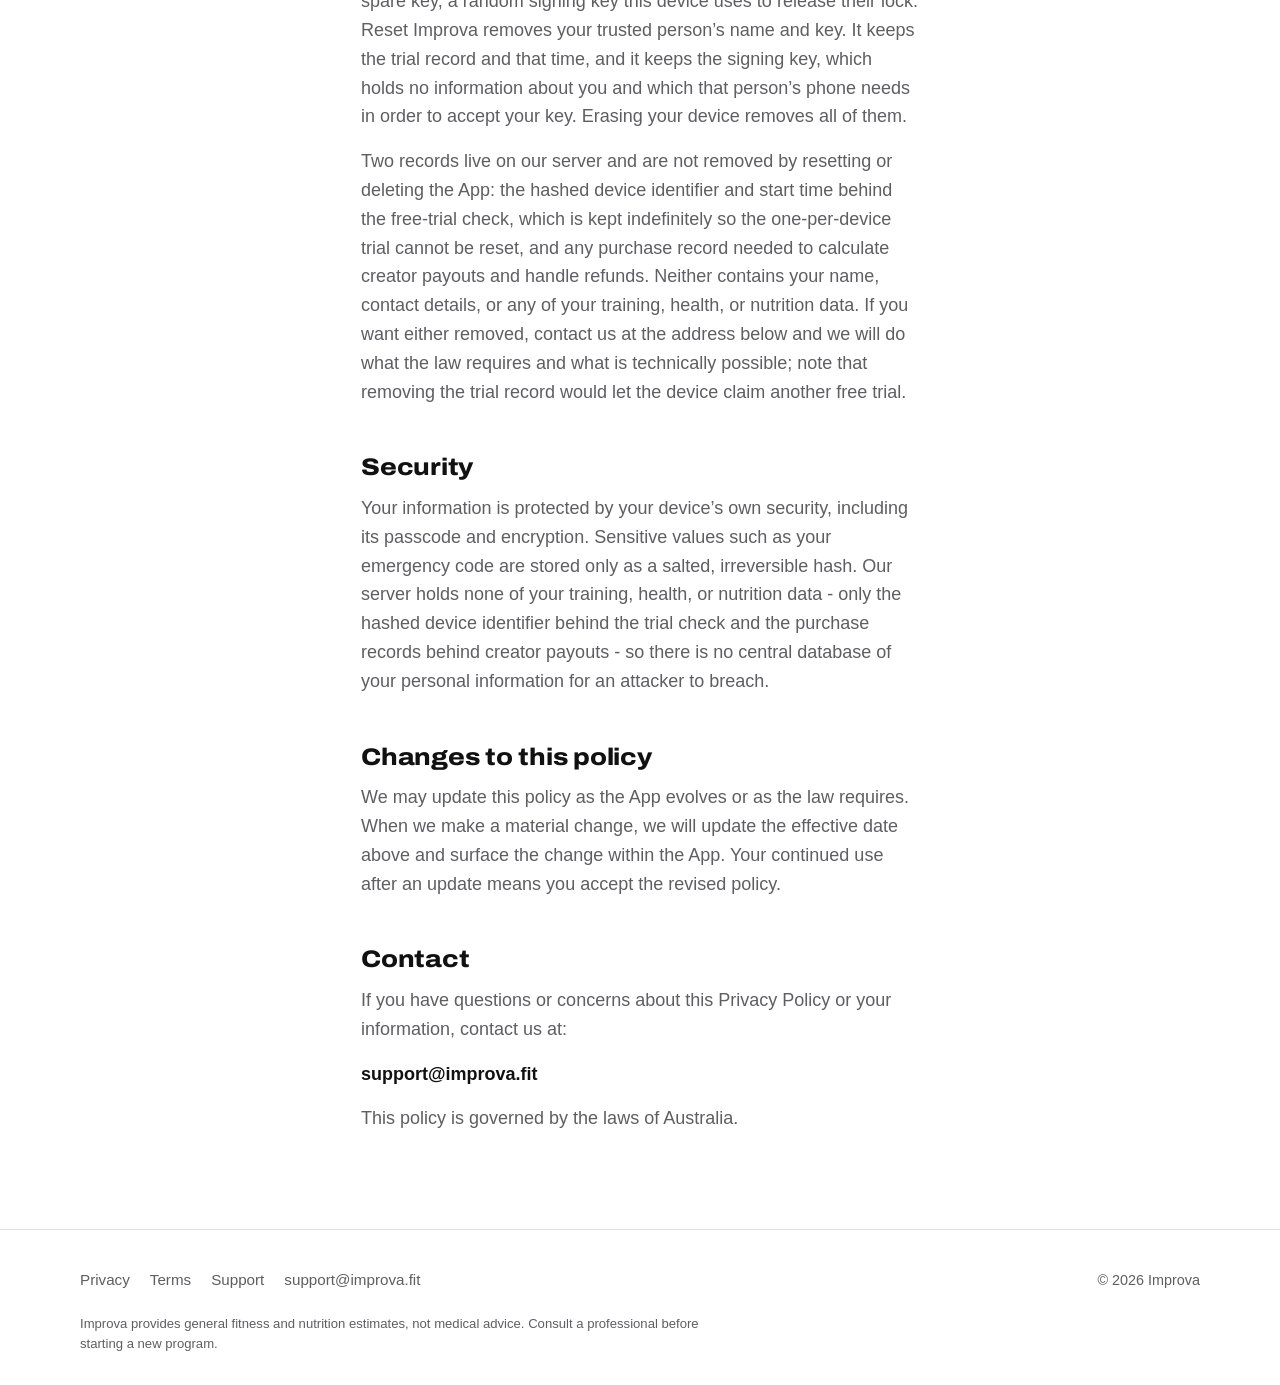
<file: privacy.html>
<!DOCTYPE html>
<html lang="en">
<head>
  <meta charset="utf-8">
  <meta name="viewport" content="width=device-width, initial-scale=1">
  <title>Privacy Policy | Improva</title>
  <meta name="description" content="Your training, food and health data stay on your device. No accounts, no tracking, no ads.">
  <meta name="theme-color" content="#DDF7E5">
  <meta name="color-scheme" content="light">

  <!-- Open Graph / Twitter -->
  <meta property="og:type" content="website">
  <meta property="og:site_name" content="Improva">
  <meta property="og:title" content="Privacy Policy | Improva">
  <meta property="og:description" content="Your training, food and health data stay on your device. No accounts, no tracking, no ads.">
  <meta property="og:url" content="https://improva.fit/privacy.html">
  <meta property="og:image" content="https://improva.fit/assets/og-image.png">
  <meta property="og:image:width" content="1200">
  <meta property="og:image:height" content="630">
  <meta property="og:image:alt" content="The Improva mark, three rising bars in green, indigo and coral, with the line: One app instead of four.">
  <meta name="twitter:card" content="summary_large_image">
  <meta name="twitter:title" content="Privacy Policy | Improva">
  <meta name="twitter:description" content="Your training, food and health data stay on your device. No accounts, no tracking, no ads.">
  <meta name="twitter:image" content="https://improva.fit/assets/og-image.png">
  <meta name="twitter:image:alt" content="The Improva mark, three rising bars in green, indigo and coral, with the line: One app instead of four.">

  <link rel="icon" href="assets/favicon.svg" type="image/svg+xml">
  <link rel="icon" href="assets/favicon.png" type="image/png" sizes="32x32">
  <link rel="apple-touch-icon" href="assets/apple-touch-icon.png">
  <link rel="canonical" href="https://improva.fit/privacy.html">
  <link rel="preload" href="assets/fonts/ArchivoSemiExpanded-ExtraBold.woff2" as="font" type="font/woff2" crossorigin>
  <link rel="stylesheet" href="style.css">
</head>
<body>
  <a class="skip-link" href="#main">Skip to content</a>

  <header class="site-header">
    <nav class="nav" aria-label="Primary">
      <a class="brand" href="index.html" aria-label="Improva home">
        <svg viewBox="17 21 66 56" aria-hidden="true" focusable="false"><rect x="17" y="53" width="19" height="24" rx="5" fill="#1B7F45"/><rect x="40.5" y="38" width="19" height="39" rx="5" fill="#5856D6"/><rect x="64" y="21" width="19" height="56" rx="5" fill="#B0381F"/></svg>
        Improva
      </a>
      <div class="nav-links">
        <a href="support.html">Support</a>
        <a href="privacy.html" aria-current="page">Privacy</a>
        <a href="terms.html">Terms</a>
      </div>
    </nav>
  </header>

  <main id="main" class="doc">
    <div class="doc-band">
      <div class="wrap">
        <h1 class="display">Privacy Policy</h1>
        <p class="updated">Last updated: 17 October 2026</p>
      </div>
    </div>
    <div class="wrap doc-wrap">

      <div class="doc-content">
        <p>This Privacy Policy explains how Improva (“Improva”, “the App”, “we”, “us”, or “our”) handles information when you use the App. We have written it to be read and understood, not just to satisfy a legal requirement. If anything here is unclear, please contact us at the address at the end of this document.</p>
        <h2 id="the-short-version">The short version</h2>
        <p>Improva is built to keep your information on your device. We have no user accounts, and we do not run analytics, advertising, or third-party tracking of any kind. Your workouts, food logs, health figures, schedule, and the apps you choose to block never leave your phone unless you send them yourself - by adding your plan to a calendar, sending a Spare Key or sharing link, or making a backup file.</p>
        <p>We do operate one small server, and it exists for exactly two things: making the free trial work once per device, and paying creators who share a discount code. It never receives your training or health data. In total, four kinds of request leave your device during ordinary use:</p>
        <ul>
        <li>a barcode you scan, sent to the Open Food Facts database to look up that product;</li>
        <li>a check that this device has not already used its free trial;</li>
        <li>a creator code you type, to see whether it is valid;</li>
        <li>a record of a purchase you make, so a creator’s code can be credited.</li>
        </ul>
        <p>The last three carry a device identifier and no personal information. The trial check is deliberately designed to be remembered: that is the only way a one-per-device trial can survive reinstalling the app. Each is described in full below.</p>
        <h2 id="who-is-responsible-for-your-information">Who is responsible for your information</h2>
        <p>Improva is developed and provided by an independent developer based in Australia. Because the App stores your information locally on your device rather than on our systems, you remain in direct control of that information at all times. Where privacy law refers to a “data controller”, that role is limited to the narrow processing described in this policy.</p>
        <h2 id="information-stored-on-your-device">Information stored on your device</h2>
        <p>The App stores the following on your device using Apple’s SwiftData framework and a private App Group container. We do not receive copies of any of it.</p>
        <ul>
        <li><strong>Nutrition profile:</strong> sex, age, height, weight, body-fat percentage, activity level, dietary goal and diet type, optional supplementation status, and optional health-related flags you choose to enter.</li>
        <li><strong>Training and running profiles:</strong> training experience, available equipment, days and time available, optional injury history, an optional current-pain rating, optional pregnancy or cardiovascular flags, and optional strength or race benchmarks.</li>
        <li><strong>Workout, cardio, and set history:</strong> exercises, sets, reps, weights, durations, distances, pace, heart-rate summaries, and dates, and your body-weight log.</li>
        <li><strong>Food and nutrition logs:</strong> what you logged, when, quantities, macros, and micronutrients.</li>
        <li><strong>Plans and schedules:</strong> scheduled workouts, cardio, focus blocks, meal plans, and generated training programs.</li>
        <li><strong>Gym locations:</strong> the name, coordinates, and radius you set for each gym, used for the optional “I’m at the gym” check.</li>
        <li><strong>Cardio routes:</strong> for outdoor sessions you track live, the App records your GPS position continuously while the session runs and stores the resulting route - a series of coordinates with timestamps, altitude, and speed - as part of that session’s history. The route is kept on your device until you delete the session.</li>
        <li><strong>Screen Time selection:</strong> the apps and categories you choose to block are stored only as an opaque token managed by Apple’s Family Controls framework. Improva cannot read this token and never learns which apps you selected.</li>
        <li><strong>Preferences and app state:</strong> units, notification and reset-time settings, theme, streak and progress data, and your emergency code, which is stored only as a salted, irreversible cryptographic hash and never as the code itself.</li>
        </ul>
        <h2 id="information-that-leaves-your-device">Information that leaves your device</h2>
        <p>We want to be precise about this rather than claim more than is true.</p>
        <ul>
        <li><strong>Open Food Facts barcode lookups.</strong> When you use the barcode scanner to add a packaged food, the App sends the scanned barcode number to the Open Food Facts API (<code>world.openfoodfacts.org</code>) to retrieve that product’s nutrition information. The request includes the barcode and a standard identification header containing the app name, version, and our contact email. It does not include your profile, logs, location, health data, or any identifier for you. As with any internet request, Open Food Facts and its network providers will see the originating IP address. Open Food Facts is an independent, open-source project with its own privacy practices; see https://world.openfoodfacts.org/privacy. If you never scan a barcode, this request never happens.</li>
        <li><strong>Backup files you create.</strong> If you use the backup feature, the App writes a file containing your data, including health-related figures and the GPS routes of any outdoor cardio sessions you tracked, to the destination you choose (for example Files, iCloud Drive, or AirDrop). This file is created at your request and handed to you; we never receive it. Because it contains personal health information and is not encrypted by the App, store and share it with the same care you would any sensitive document.</li>
        <li><strong>The free-trial check.</strong> Every install gets three hours of Premium, once per device. To make “once” mean something, the App asks our server whether this device has already used its trial. The request contains a DeviceCheck token - an identifier Apple issues that is specific to this device and this developer, and that cannot be used to identify you or followed into any other app - and an install identifier, a random ID the App generates for itself. It also sends the start time of this device’s trial, if it has one, and which of the three plan generators (running, strength, and meals) this device has already previewed, so the one free preview of each cannot be restarted by reinstalling either. The server stores a row keyed on an irreversible hash of the DeviceCheck token, together with the trial’s start time and that preview record. <strong>That row is kept indefinitely and deliberately survives deleting and reinstalling the App, and erasing the device.</strong> It contains no name, email, account, or any of your training, health, or nutrition data. Without it, the trial could be restarted forever by reinstalling.</li>
        <li><strong>Creator-code validation.</strong> If you type a creator’s discount code on the Premium screen, the App sends that code, the install identifier, your App Store country, and your device’s language setting to our server to check that it is real and still active. The install identifier is used to rate-limit the check. Nothing about you or your data is sent. If you never type a code, this request never happens.</li>
        <li><strong>Purchase attribution.</strong> If you buy Premium, the App sends Apple’s signed receipt for that purchase, the install identifier, the App’s version number, and, if you used a creator code, that code and the one-time token our server issued when the code was checked, so the sale can be credited to that creator. We store the purchase record - product, price, currency, storefront and date - to calculate what a creator is owed. This is a record of a transaction with Apple, not a profile of you, and it contains none of your training or health data.</li>
        <li><strong>Apple system services.</strong> HealthKit, iCloud, notifications, and similar features are provided by Apple and governed by Apple’s own privacy policy. Any syncing they perform is between you and Apple, not us.</li>
        <li><strong>Links you tap.</strong> Some screens contain links to external websites - health organisations shown after a screening answer, data-source attributions, and our legal documents. Opening one loads that site in a browser view, which, like any web page visit, discloses your IP address to that site. The App sends nothing else with it, and no link opens without your tap.</li>
        <li><strong>Calendar events you add.</strong> If you choose to add your weekly plan to a calendar, the App writes one event per planned session into the calendar you pick, using Apple’s EventKit framework: the session’s title, its start and end time, and, for a workout, the name of its gym as the event’s location. If that calendar belongs to an iCloud, Google, Exchange, or other account, your calendar provider syncs those events off your device under its own privacy policy. We never receive them.</li>
        <li><strong>Links you send.</strong> Spare Key and workout, program, or recipe sharing work by giving you a link to send through the app of your choice, such as Messages or email. The link itself carries data. A Spare Key pairing link carries the sender’s public key and the name they entered; a lock link carries the lock’s ID, the trusted person’s key fingerprint, the label you gave the lock, and when it was created; an unlock link carries the lock’s ID and a signature; a sharing link carries the workout, split, or recipe you shared, without the weights you lift. These links travel only through the app you choose and do not use any server operated by us.</li>
        <li><strong>Things you choose to share.</strong> After a workout you can share a picture of its summary (the workout’s name, duration, sets, reps, volume and any records); from a fortnight overview you can share a picture of it (its dates, any headline, and the fortnight’s rings and numbers for each area shown, which can include sleep, steps and protein); from a meal plan you can share the shopping list as text; and from Settings you can export the diagnostics log described below. Each is handed to the iOS share sheet only when you tap Share, goes wherever you send it, and never passes through any server operated by us.</li>
        </ul>
        <p>Aside from the above, no feature of the App transmits your information off your device. Our server never receives your workouts, food logs, health figures, schedule, location, or the apps you chose to block.</p>
        <h2 id="apple-frameworks-we-use">Apple frameworks we use</h2>
        <ul>
        <li><strong>Family Controls and Managed Settings.</strong> Used so you can select apps and categories to block during scheduled sessions or focus blocks. The selection is an opaque token only iOS can interpret; we never see it or transmit it.</li>
        <li><strong>HealthKit.</strong> With your permission, the App may read data such as active energy, heart rate and heart-rate variability, resting heart rate, sleep duration, step count, body mass, body-fat percentage, walking, running, cycling and swimming distance, and workout history, to support the running coach, cardio trends and readiness, nutrition, and history features, and to check that a timed cardio session was spent moving before it counts toward unlocking your apps (heart rate or steps you typed into the Health app by hand are not used for that check). The App writes back to HealthKit only if you explicitly enable that in Settings, and only these: completed workouts and their active energy, the route of an outdoor cardio session you tracked live, the nutrition you log (energy, protein, carbohydrate and fat), and the body mass and body-fat percentage you enter in your nutrition profile. Separately, the Improva app on Apple Watch saves each session it records to Health under the Watch’s own Health permission, whatever that iPhone setting says; you can review or turn off that permission in Health’s app-access settings. HealthKit data is used on your device and is never sent to us. In line with Apple’s rules, HealthKit data is never used for advertising or shared with third parties.</li>
        <li><strong>Core Location.</strong> The App uses your location for two things, and nothing else. <strong>The gym check:</strong> when you tap “I’m at the gym”, it takes a single, when-in-use reading to confirm whether you are within the radius you defined for that gym, uses the answer to gate the workout start screen, and does not store the reading. <strong>Live cardio:</strong> when you start an outdoor cardio session, it tracks your position continuously - including while the screen is locked or the App is in the background, which is what lets it measure distance and pace - and saves the route with that session. Routes stay on your device as session history until you delete the session; they are written to Apple Health if you turn on Health writing in Settings, and they are included in a backup file if you make one. We never receive your location or your routes.</li>
        <li><strong>EventKit.</strong> Used only when you choose to add your weekly plan to a calendar. The App asks for calendar access at that moment, writes one event per planned session into the calendar you pick, and reads that calendar only to find and replace the events it wrote itself for the same week. It does not read or change your other events.</li>
        <li><strong>Speech recognition and the microphone.</strong> Used only while you dictate a list of foods to log, or ingredients to add to a recipe, after you tap the microphone. Recognition runs on your device; dictation is turned off on devices that can’t recognise speech on the device. The audio is not recorded, stored, or sent anywhere, and only the resulting text is kept, as the foods or ingredients you confirm.</li>
        <li><strong>Camera.</strong> Used only while the barcode scanner is open, to read a packaged food’s barcode. No photo or video is taken or stored. The barcode number is then looked up as described under Open Food Facts barcode lookups above.</li>
        <li><strong>Core Bluetooth.</strong> Used only if you connect a Bluetooth heart-rate monitor during a live cardio session, to show your heart rate as you go. The session’s average and maximum heart rate are saved with it on your device, and are included in a backup file if you make one. We never receive them.</li>
        <li><strong>ActivityKit and notifications.</strong> Workout and cardio timers appear on your Lock Screen, and the App schedules local reminders such as the weekly planning prompt. These run on your device; no data is sent to us.</li>
        </ul>
        <h2 id="diagnostics">Diagnostics</h2>
        <p>The App can record crash and performance diagnostics locally using Apple’s MetricKit, stored in a small on-device log. Nothing is transmitted automatically. This information is shared only if you choose to export it yourself from Settings, for example to help us investigate a problem you report.</p>
        <h2 id="what-we-do-not-do">What we do not do</h2>
        <ul>
        <li>We do not sell or rent your information.</li>
        <li>We do not use analytics or usage telemetry.</li>
        <li>We do not serve advertising or use advertising or marketing identifiers.</li>
        <li>We do not embed third-party SDKs that collect data about you.</li>
        <li>We do not track you across apps or websites.</li>
        <li>We do not share your information with advertisers, data brokers, insurers, employers, or analytics providers.</li>
        <li>We do not send your training, health, or nutrition data to any server we operate.</li>
        </ul>
        <h2 id="children">Children</h2>
        <p>Improva is not directed to children under 13, and we do not knowingly collect information from them. Users under 18 should use the App with the involvement of a parent or guardian, and certain content, including supplement guidance, is presented only to users 18 and older. If you believe a child has used the App in a way that concerns you, contact us and we will help, though because the data resides on the child’s device, deletion is performed there.</p>
        <h2 id="health-information">Health information</h2>
        <p>Improva processes fitness and nutrition information you provide, and health data you permit it to read from HealthKit, solely to deliver the App’s features on your device. This information is not medical advice (see the Terms of Service), is not sold or shared, and is not used for any purpose other than operating the features you use.</p>
        <h2 id="your-rights">Your rights</h2>
        <p>Depending on where you live, you may have rights under the Australian Privacy Principles, the EU/UK GDPR, the California Consumer Privacy Act, or similar laws, such as the right to access, correct, delete, or export your personal information. Because Improva keeps your training, health, and nutrition information on your device, you exercise these rights over that information directly: you can view, edit, export (via backup), and permanently delete it at any time within the App, without needing to ask us. We do not hold a separate copy of it to produce or erase. The two records we do hold on our server are described under Data retention and deletion below; to exercise your rights over those, contact us and we will do what the law requires and what is technically possible. If you have a question about your rights, contact us and we will help as far as we are able.</p>
        <h2 id="data-retention-and-deletion">Data retention and deletion</h2>
        <p>Your information remains on your device until you remove it. You can erase it using <strong>Settings, then Data &amp; privacy, then Reset Improva</strong> in the App, or by deleting the App from your device. Deletion of your on-device information is immediate and cannot be undone by us, since we hold no copy of it. Backup files you have created remain wherever you saved them until you delete them.</p>
        <p>A few small items are kept in your device’s keychain, which iOS keeps even after the App is deleted, so they are still there if you reinstall it: when your free trial started and which plan previews you have used (so deleting the App does not restart them); the latest time the App has seen on your device’s clock (so setting the clock back cannot undo a lock or lengthen the trial); if you have paired a trusted person for Spare Key, their name and public key; and, if you hold someone’s spare key, a random signing key this device uses to release their lock. Reset Improva removes your trusted person’s name and key. It keeps the trial record and that time, and it keeps the signing key, which holds no information about you and which that person’s phone needs in order to accept your key. Erasing your device removes all of them.</p>
        <p>Two records live on our server and are not removed by resetting or deleting the App: the hashed device identifier and start time behind the free-trial check, which is kept indefinitely so the one-per-device trial cannot be reset, and any purchase record needed to calculate creator payouts and handle refunds. Neither contains your name, contact details, or any of your training, health, or nutrition data. If you want either removed, contact us at the address below and we will do what the law requires and what is technically possible; note that removing the trial record would let the device claim another free trial.</p>
        <h2 id="security">Security</h2>
        <p>Your information is protected by your device’s own security, including its passcode and encryption. Sensitive values such as your emergency code are stored only as a salted, irreversible hash. Our server holds none of your training, health, or nutrition data - only the hashed device identifier behind the trial check and the purchase records behind creator payouts - so there is no central database of your personal information for an attacker to breach.</p>
        <h2 id="changes-to-this-policy">Changes to this policy</h2>
        <p>We may update this policy as the App evolves or as the law requires. When we make a material change, we will update the effective date above and surface the change within the App. Your continued use after an update means you accept the revised policy.</p>
        <h2 id="contact">Contact</h2>
        <p>If you have questions or concerns about this Privacy Policy or your information, contact us at:</p>
        <p><strong>support@improva.fit</strong></p>
        <p>This policy is governed by the laws of Australia.</p>
      </div>
    </div>
  </main>

  <footer class="site-footer">
    <div class="wrap footer-inner">
      <nav class="footer-links" aria-label="Footer">
        <a href="privacy.html">Privacy</a>
        <a href="terms.html">Terms</a>
        <a href="support.html">Support</a>
        <a href="mailto:support@improva.fit">support@improva.fit</a>
      </nav>
      <span class="copyright">© 2026 Improva</span>
    </div>
    <div class="wrap">
      <p class="footer-disclaimer">Improva provides general fitness and nutrition estimates, not medical advice. Consult a professional before starting a new program.</p>
    </div>
  </footer>
</body>
</html>
</file>
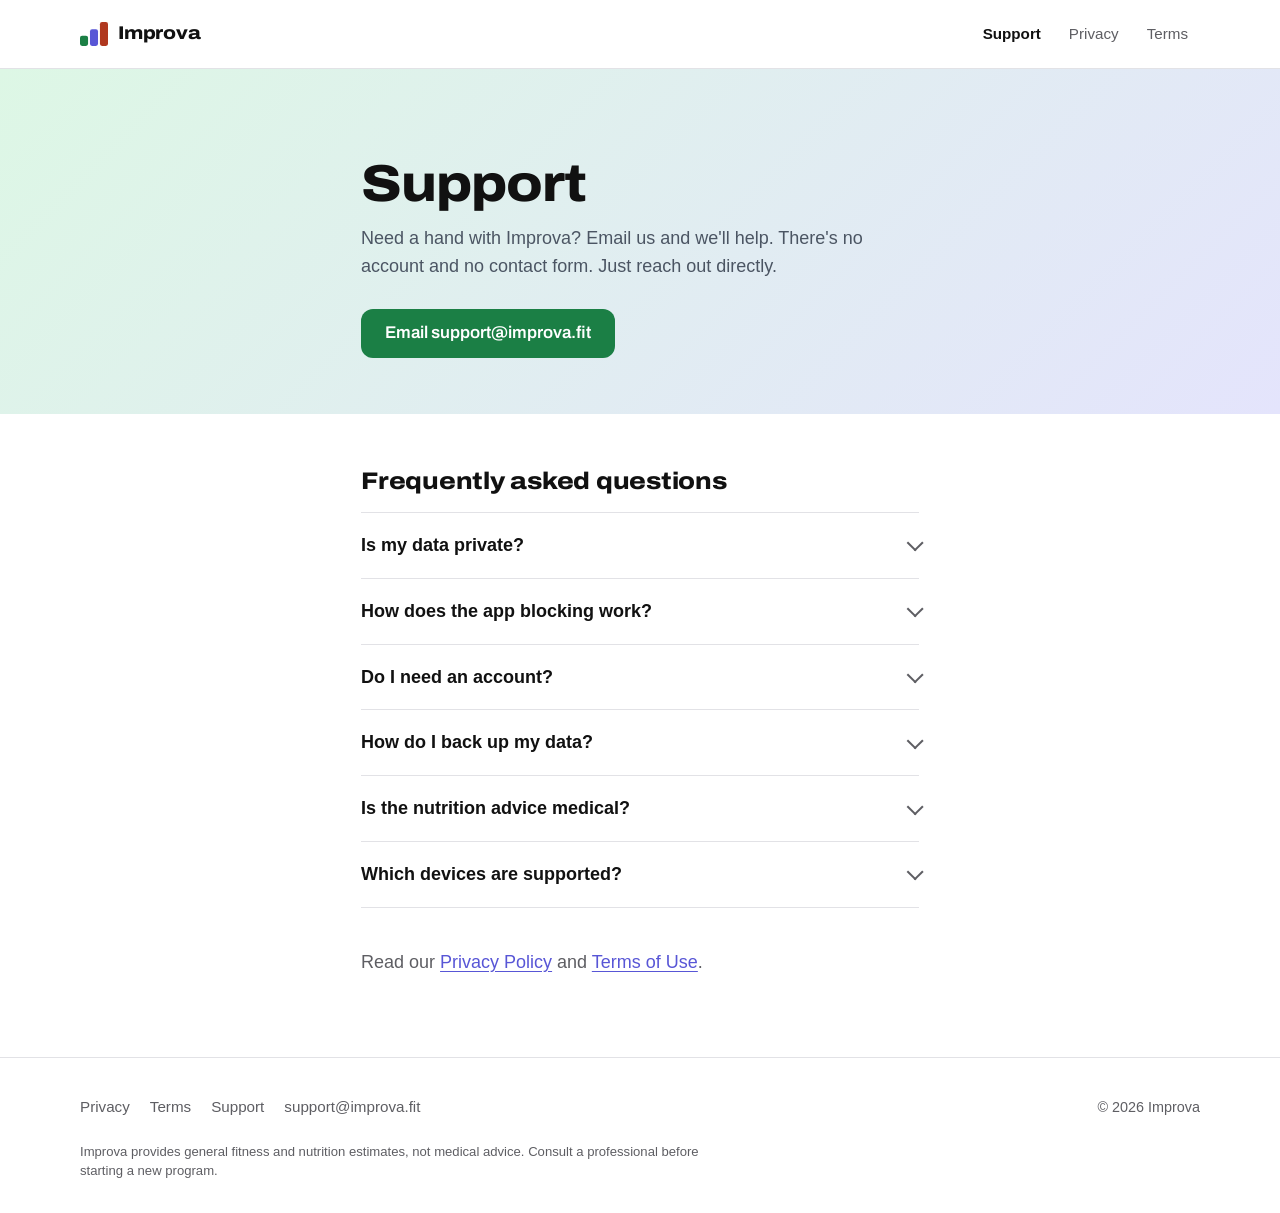
<file: support.html>
<!DOCTYPE html>
<html lang="en">
<head>
  <meta charset="utf-8">
  <meta name="viewport" content="width=device-width, initial-scale=1">
  <title>Support | Improva</title>
  <meta name="description" content="Get help with Improva. Contact support and read answers to common questions.">
  <meta name="theme-color" content="#DDF7E5">
  <meta name="color-scheme" content="light">

  <!-- Open Graph / Twitter -->
  <meta property="og:type" content="website">
  <meta property="og:site_name" content="Improva">
  <meta property="og:title" content="Support | Improva">
  <meta property="og:description" content="Get help with Improva. Contact support and read answers to common questions.">
  <meta property="og:url" content="https://improva.fit/support.html">
  <meta property="og:image" content="https://improva.fit/assets/og-image.png">
  <meta property="og:image:width" content="1200">
  <meta property="og:image:height" content="630">
  <meta property="og:image:alt" content="The Improva mark, three rising bars in green, indigo and coral, with the line: One app instead of four.">
  <meta name="twitter:card" content="summary_large_image">
  <meta name="twitter:title" content="Support | Improva">
  <meta name="twitter:description" content="Get help with Improva. Contact support and read answers to common questions.">
  <meta name="twitter:image" content="https://improva.fit/assets/og-image.png">
  <meta name="twitter:image:alt" content="The Improva mark, three rising bars in green, indigo and coral, with the line: One app instead of four.">

  <link rel="icon" href="assets/favicon.svg" type="image/svg+xml">
  <link rel="icon" href="assets/favicon.png" type="image/png" sizes="32x32">
  <link rel="apple-touch-icon" href="assets/apple-touch-icon.png">
  <link rel="canonical" href="https://improva.fit/support.html">
  <link rel="preload" href="assets/fonts/ArchivoSemiExpanded-ExtraBold.woff2" as="font" type="font/woff2" crossorigin>
  <link rel="stylesheet" href="style.css">
</head>
<body>
  <a class="skip-link" href="#main">Skip to content</a>

  <header class="site-header">
    <nav class="nav" aria-label="Primary">
      <a class="brand" href="index.html" aria-label="Improva home">
        <svg viewBox="17 21 66 56" aria-hidden="true" focusable="false"><rect x="17" y="53" width="19" height="24" rx="5" fill="#1B7F45"/><rect x="40.5" y="38" width="19" height="39" rx="5" fill="#5856D6"/><rect x="64" y="21" width="19" height="56" rx="5" fill="#B0381F"/></svg>
        Improva
      </a>
      <div class="nav-links">
        <a href="support.html" aria-current="page">Support</a>
        <a href="privacy.html">Privacy</a>
        <a href="terms.html">Terms</a>
      </div>
    </nav>
  </header>

  <main id="main" class="doc">
    <div class="doc-band">
      <div class="wrap">
        <h1 class="display">Support</h1>
        <p class="lede">Need a hand with Improva? Email us and we'll help. There's no account and no contact form. Just reach out directly.</p>
        <div class="support-cta">
          <a class="btn btn-primary" href="mailto:support@improva.fit">Email support@improva.fit</a>
        </div>
      </div>
    </div>
    <div class="wrap doc-wrap">
      <section class="faq" aria-labelledby="faq-h">
        <h2 id="faq-h">Frequently asked questions</h2>
        <details>
          <summary>Is my data private?</summary>
          <p>Yes. Your training, food and health data stay on your device. There's no account, no tracking, and no ads. You can back up your data to a file you own whenever you like. A few small requests do leave your phone, such as a barcode lookup or the free-trial check; the <a href="privacy.html">privacy policy</a> lists all of them.</p>
        </details>
        <details>
          <summary>How does the app blocking work?</summary>
          <p>Improva uses Apple's Screen Time to lock the apps you choose when you miss a scheduled workout or cardio session: from the time you planned it until the end of that day, or for a period you choose if you start a session and leave early. They also lock during a focus block you schedule, and from your weekly planning deadline if next week has nothing planned, until you add something. The app never learns which apps you selected.</p>
        </details>
        <details>
          <summary>Do I need an account?</summary>
          <p>No. There's no sign-up and no login. You can start using the app right away.</p>
        </details>
        <details>
          <summary>How do I back up my data?</summary>
          <p>Export a backup file from Settings inside the app. The file is yours to keep and restore whenever you need it.</p>
        </details>
        <details>
          <summary>Is the nutrition advice medical?</summary>
          <p>No. The nutrition targets and logging are estimates to guide you, not medical advice. Talk to a qualified professional for medical guidance.</p>
        </details>
        <details>
          <summary>Which devices are supported?</summary>
          <p>Improva runs on iPhone, with Apple Watch support for workouts and cardio.</p>
        </details>
      </section>

      <p class="doc-foot">Read our <a href="privacy.html">Privacy Policy</a> and <a href="terms.html">Terms of Use</a>.</p>
    </div>
  </main>

  <footer class="site-footer">
    <div class="wrap footer-inner">
      <nav class="footer-links" aria-label="Footer">
        <a href="privacy.html">Privacy</a>
        <a href="terms.html">Terms</a>
        <a href="support.html">Support</a>
        <a href="mailto:support@improva.fit">support@improva.fit</a>
      </nav>
      <span class="copyright">© 2026 Improva</span>
    </div>
    <div class="wrap">
      <p class="footer-disclaimer">Improva provides general fitness and nutrition estimates, not medical advice. Consult a professional before starting a new program.</p>
    </div>
  </footer>
</body>
</html>
</file>
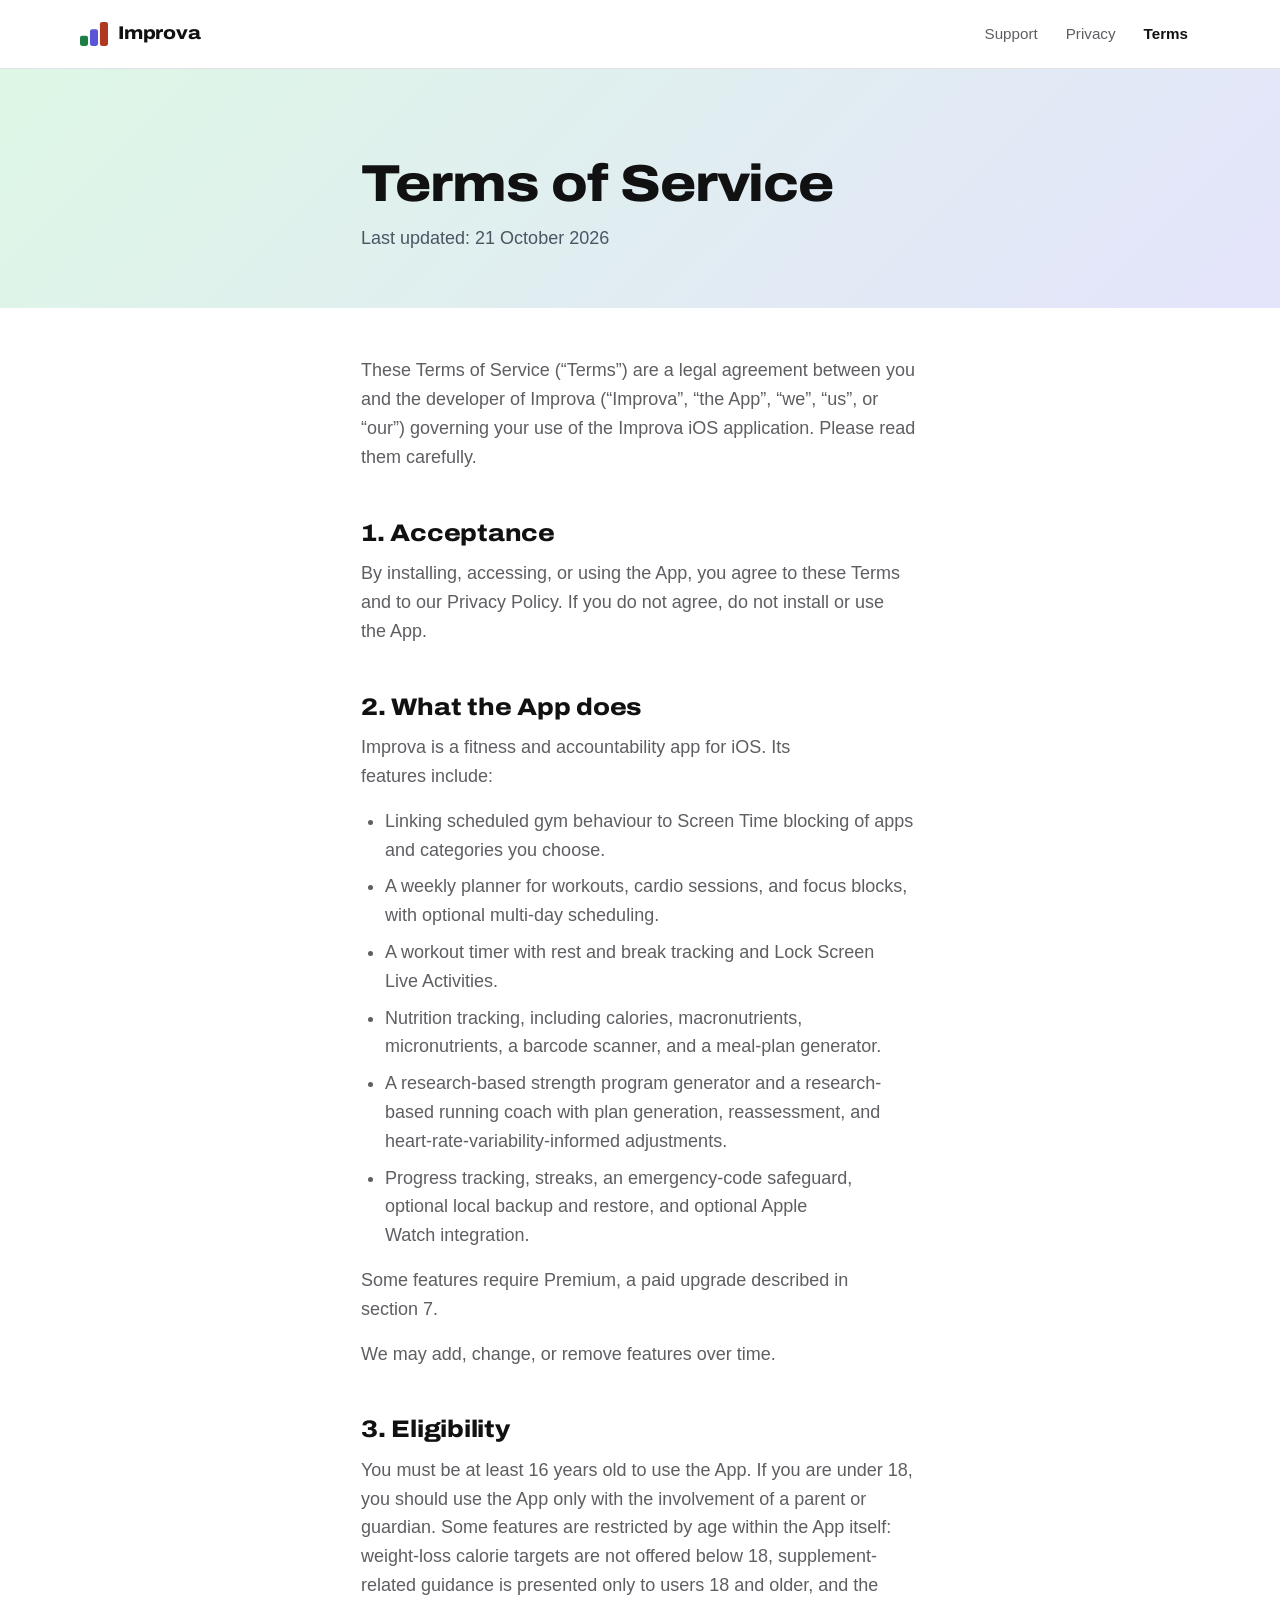
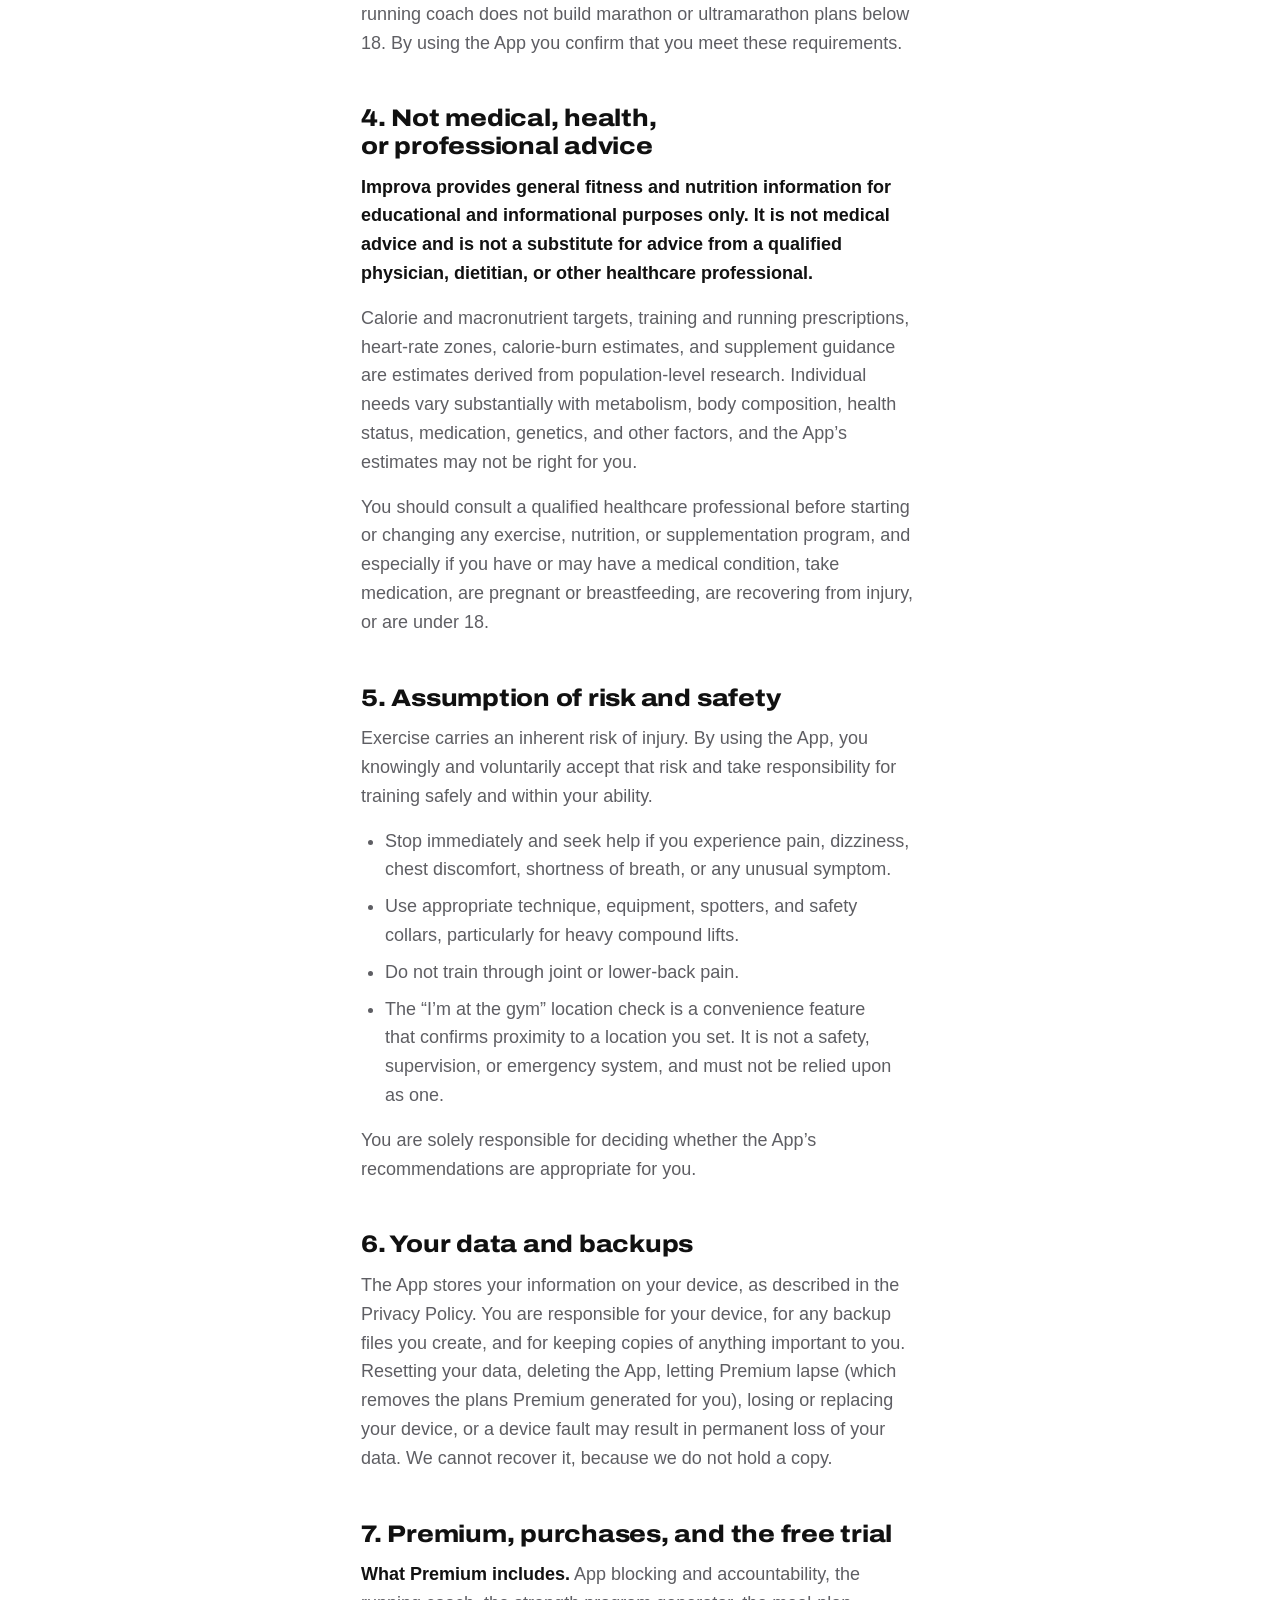
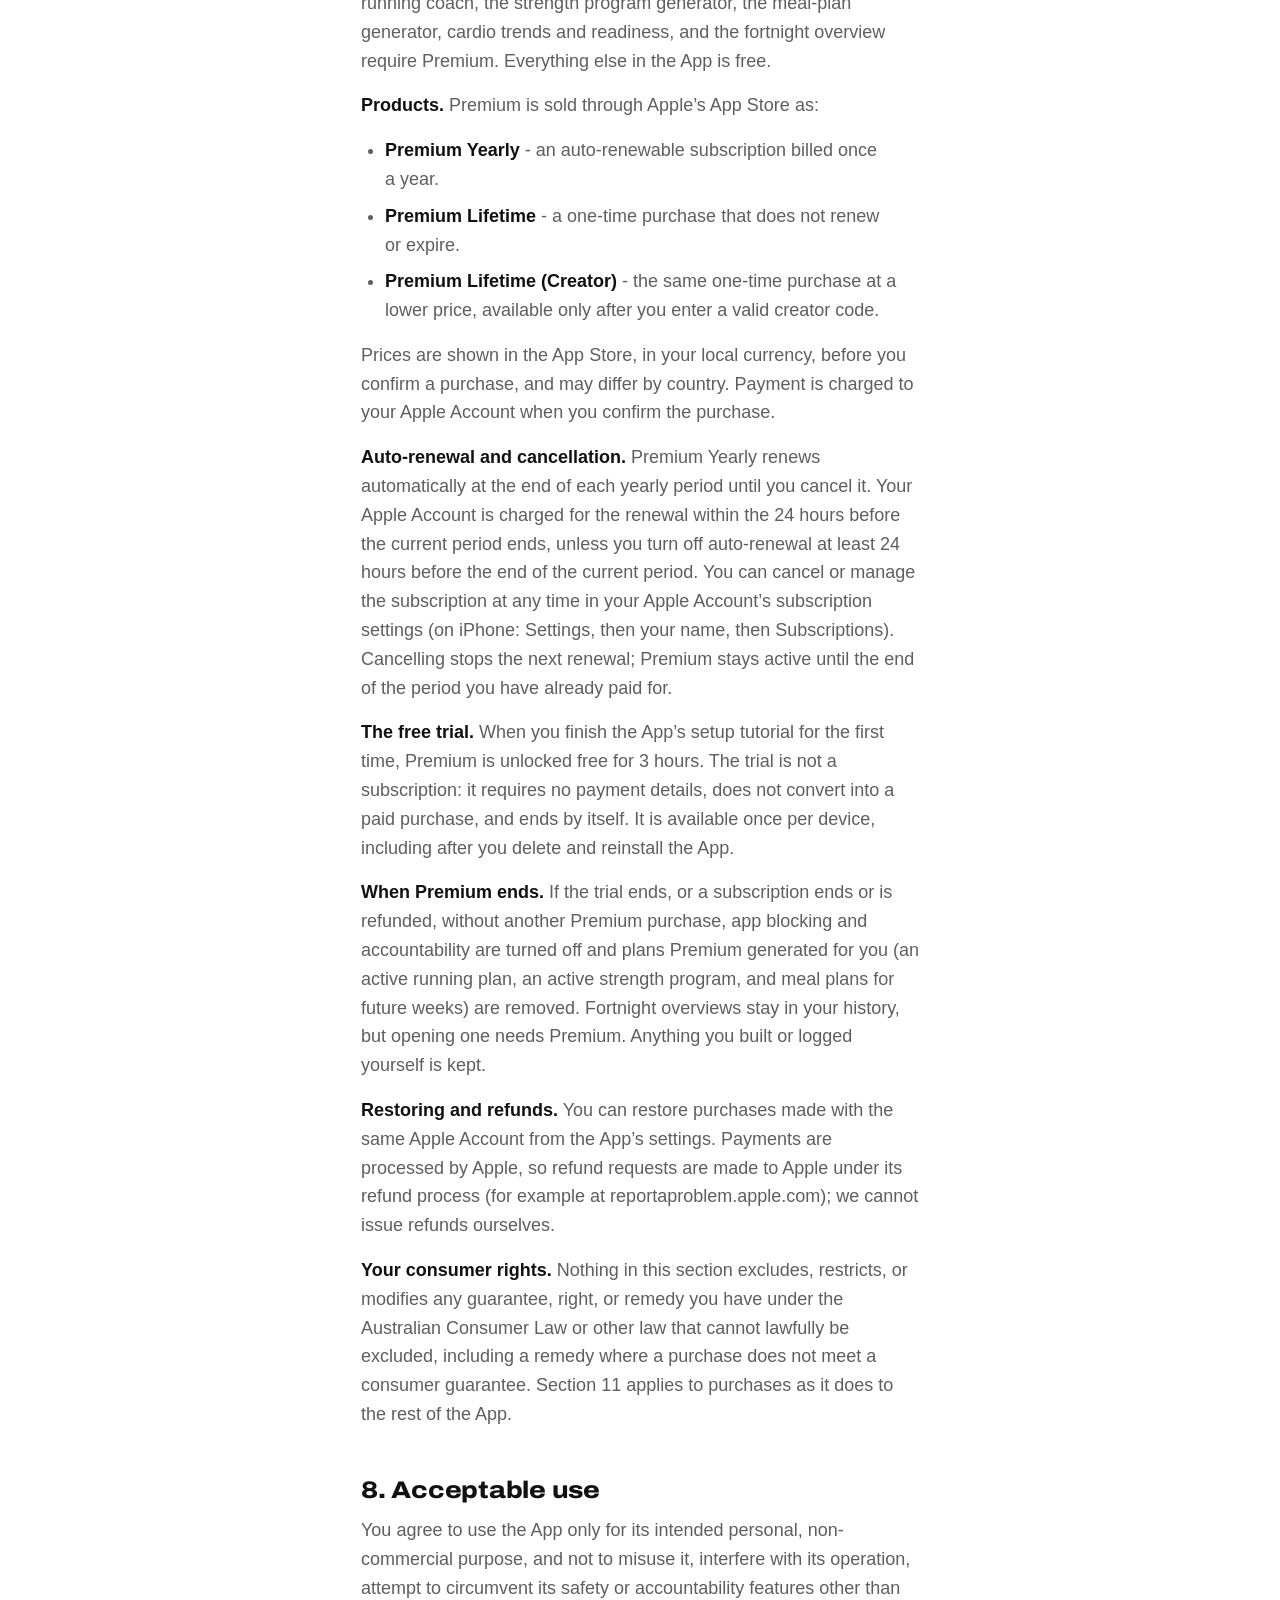
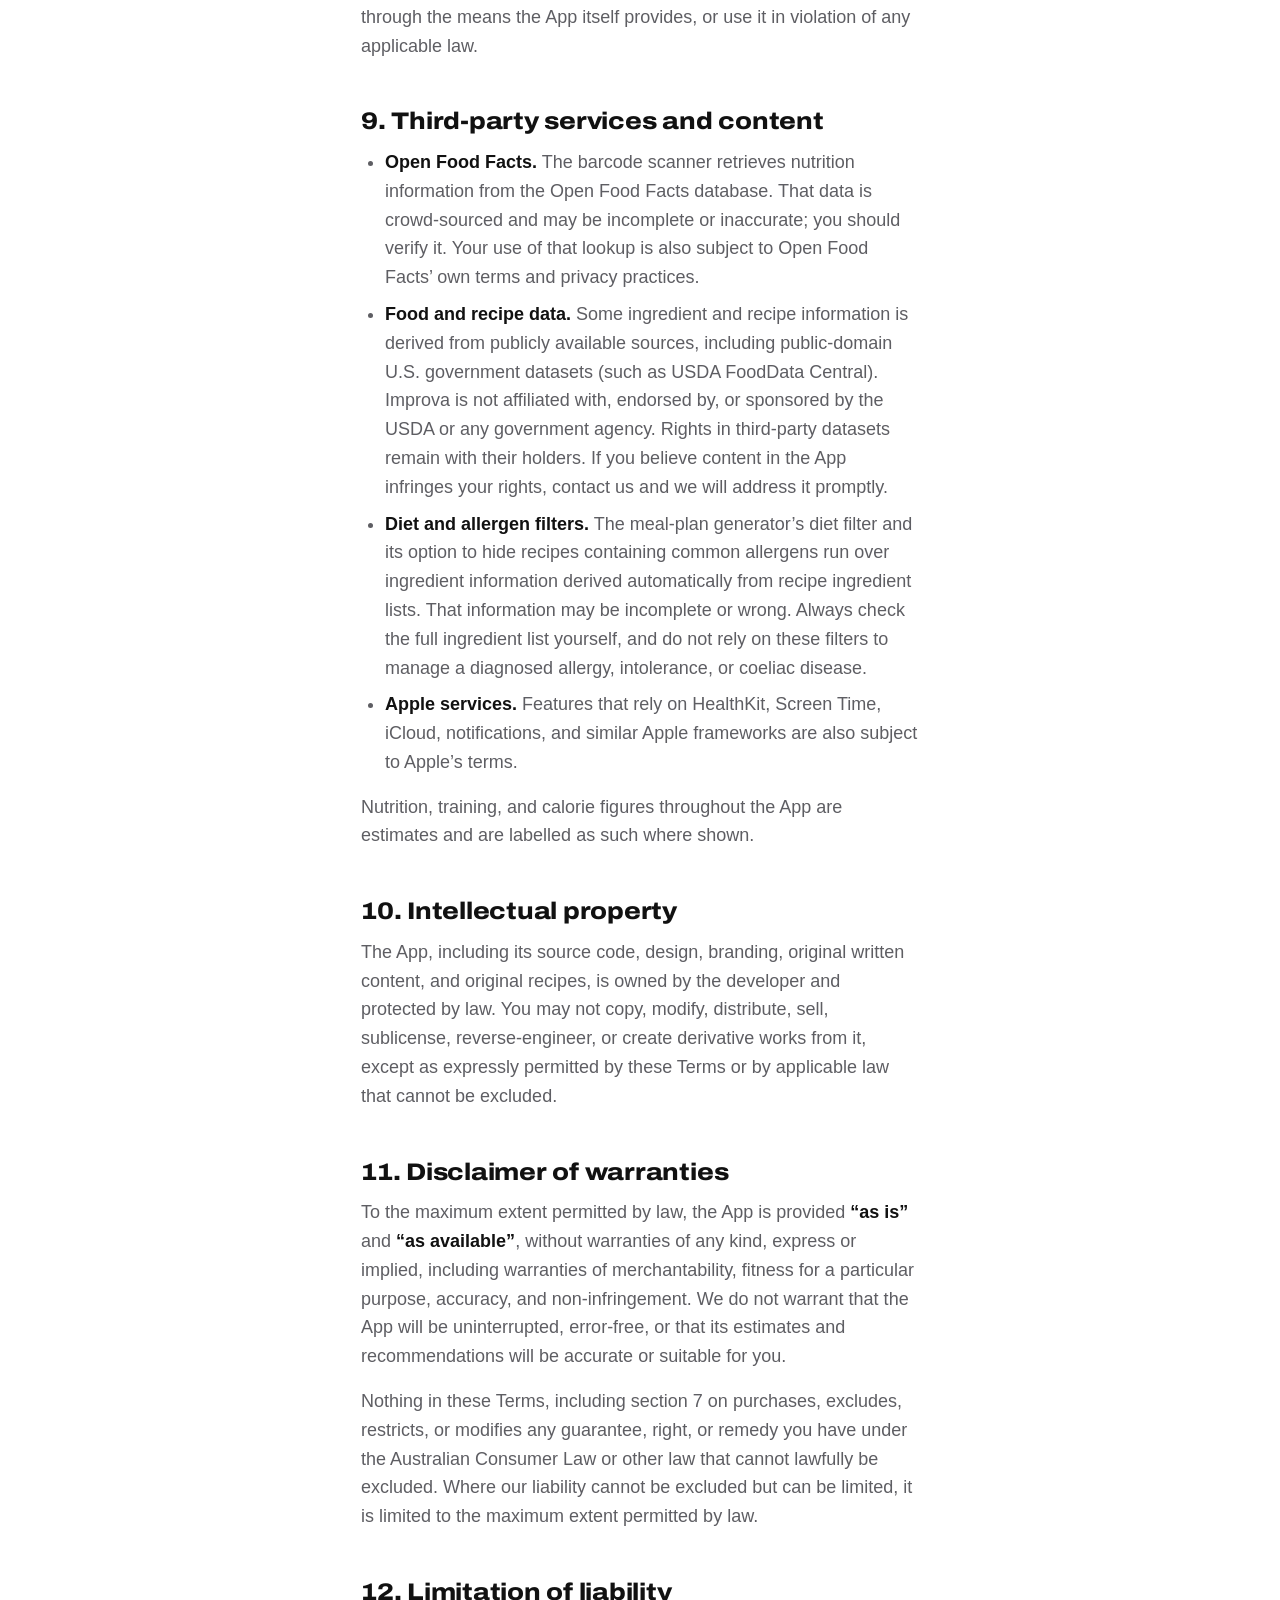
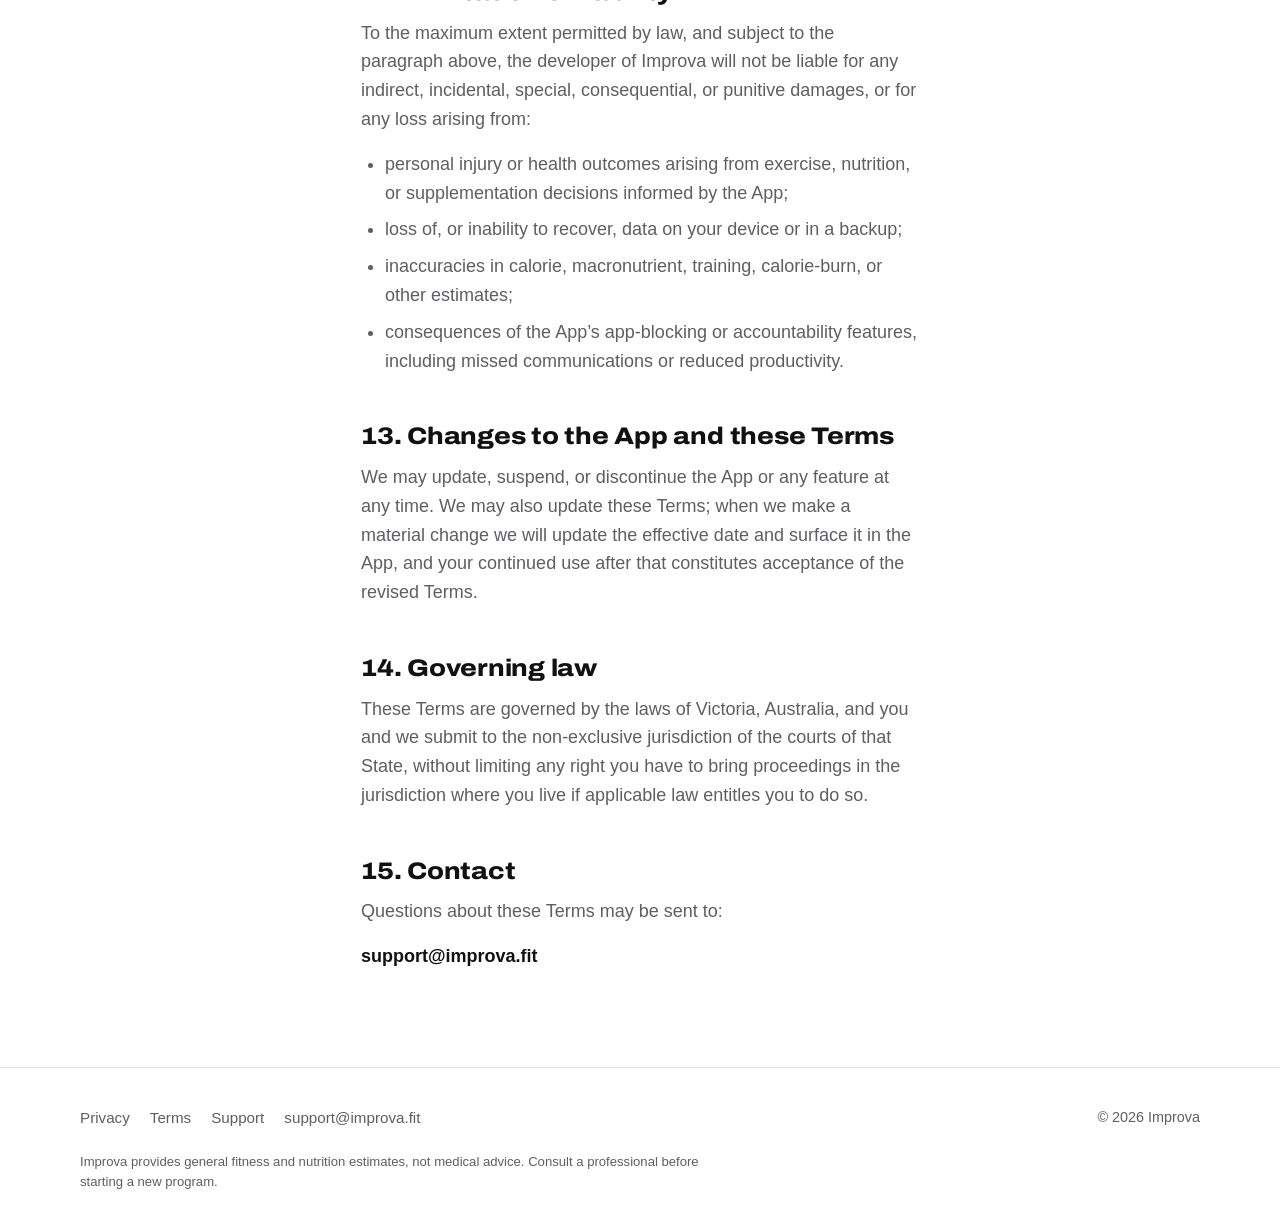
<file: terms.html>
<!DOCTYPE html>
<html lang="en">
<head>
  <meta charset="utf-8">
  <meta name="viewport" content="width=device-width, initial-scale=1">
  <title>Terms of Service | Improva</title>
  <meta name="description" content="The terms that govern your use of Improva.">
  <meta name="theme-color" content="#DDF7E5">
  <meta name="color-scheme" content="light">

  <!-- Open Graph / Twitter -->
  <meta property="og:type" content="website">
  <meta property="og:site_name" content="Improva">
  <meta property="og:title" content="Terms of Service | Improva">
  <meta property="og:description" content="The terms that govern your use of Improva.">
  <meta property="og:url" content="https://improva.fit/terms.html">
  <meta property="og:image" content="https://improva.fit/assets/og-image.png">
  <meta property="og:image:width" content="1200">
  <meta property="og:image:height" content="630">
  <meta property="og:image:alt" content="The Improva mark, three rising bars in green, indigo and coral, with the line: One app instead of four.">
  <meta name="twitter:card" content="summary_large_image">
  <meta name="twitter:title" content="Terms of Service | Improva">
  <meta name="twitter:description" content="The terms that govern your use of Improva.">
  <meta name="twitter:image" content="https://improva.fit/assets/og-image.png">
  <meta name="twitter:image:alt" content="The Improva mark, three rising bars in green, indigo and coral, with the line: One app instead of four.">

  <link rel="icon" href="assets/favicon.svg" type="image/svg+xml">
  <link rel="icon" href="assets/favicon.png" type="image/png" sizes="32x32">
  <link rel="apple-touch-icon" href="assets/apple-touch-icon.png">
  <link rel="canonical" href="https://improva.fit/terms.html">
  <link rel="preload" href="assets/fonts/ArchivoSemiExpanded-ExtraBold.woff2" as="font" type="font/woff2" crossorigin>
  <link rel="stylesheet" href="style.css">
</head>
<body>
  <a class="skip-link" href="#main">Skip to content</a>

  <header class="site-header">
    <nav class="nav" aria-label="Primary">
      <a class="brand" href="index.html" aria-label="Improva home">
        <svg viewBox="17 21 66 56" aria-hidden="true" focusable="false"><rect x="17" y="53" width="19" height="24" rx="5" fill="#1B7F45"/><rect x="40.5" y="38" width="19" height="39" rx="5" fill="#5856D6"/><rect x="64" y="21" width="19" height="56" rx="5" fill="#B0381F"/></svg>
        Improva
      </a>
      <div class="nav-links">
        <a href="support.html">Support</a>
        <a href="privacy.html">Privacy</a>
        <a href="terms.html" aria-current="page">Terms</a>
      </div>
    </nav>
  </header>

  <main id="main" class="doc">
    <div class="doc-band">
      <div class="wrap">
        <h1 class="display">Terms of Service</h1>
        <p class="updated">Last updated: 21 October 2026</p>
      </div>
    </div>
    <div class="wrap doc-wrap">

      <div class="doc-content">
        <p>These Terms of Service (“Terms”) are a legal agreement between you and the developer of Improva (“Improva”, “the App”, “we”, “us”, or “our”) governing your use of the Improva iOS application. Please read them carefully.</p>
        <h2 id="acceptance">1. Acceptance</h2>
        <p>By installing, accessing, or using the App, you agree to these Terms and to our Privacy Policy. If you do not agree, do not install or use the App.</p>
        <h2 id="what-the-app-does">2. What the App does</h2>
        <p>Improva is a fitness and accountability app for iOS. Its features include:</p>
        <ul>
        <li>Linking scheduled gym behaviour to Screen Time blocking of apps and categories you choose.</li>
        <li>A weekly planner for workouts, cardio sessions, and focus blocks, with optional multi-day scheduling.</li>
        <li>A workout timer with rest and break tracking and Lock Screen Live Activities.</li>
        <li>Nutrition tracking, including calories, macronutrients, micronutrients, a barcode scanner, and a meal-plan generator.</li>
        <li>A research-based strength program generator and a research-based running coach with plan generation, reassessment, and heart-rate-variability-informed adjustments.</li>
        <li>Progress tracking, streaks, an emergency-code safeguard, optional local backup and restore, and optional Apple Watch integration.</li>
        </ul>
        <p>Some features require Premium, a paid upgrade described in section 7.</p>
        <p>We may add, change, or remove features over time.</p>
        <h2 id="eligibility">3. Eligibility</h2>
        <p>You must be at least 16 years old to use the App. If you are under 18, you should use the App only with the involvement of a parent or guardian. Some features are restricted by age within the App itself: weight-loss calorie targets are not offered below 18, supplement-related guidance is presented only to users 18 and older, and the running coach does not build marathon or ultramarathon plans below 18. By using the App you confirm that you meet these requirements.</p>
        <h2 id="not-medical-health-or-professional-advice">4. Not medical, health, or professional advice</h2>
        <p><strong>Improva provides general fitness and nutrition information for educational and informational purposes only. It is not medical advice and is not a substitute for advice from a qualified physician, dietitian, or other healthcare professional.</strong></p>
        <p>Calorie and macronutrient targets, training and running prescriptions, heart-rate zones, calorie-burn estimates, and supplement guidance are estimates derived from population-level research. Individual needs vary substantially with metabolism, body composition, health status, medication, genetics, and other factors, and the App’s estimates may not be right for you.</p>
        <p>You should consult a qualified healthcare professional before starting or changing any exercise, nutrition, or supplementation program, and especially if you have or may have a medical condition, take medication, are pregnant or breastfeeding, are recovering from injury, or are under 18.</p>
        <h2 id="assumption-of-risk-and-safety">5. Assumption of risk and safety</h2>
        <p>Exercise carries an inherent risk of injury. By using the App, you knowingly and voluntarily accept that risk and take responsibility for training safely and within your ability.</p>
        <ul>
        <li>Stop immediately and seek help if you experience pain, dizziness, chest discomfort, shortness of breath, or any unusual symptom.</li>
        <li>Use appropriate technique, equipment, spotters, and safety collars, particularly for heavy compound lifts.</li>
        <li>Do not train through joint or lower-back pain.</li>
        <li>The “I’m at the gym” location check is a convenience feature that confirms proximity to a location you set. It is not a safety, supervision, or emergency system, and must not be relied upon as one.</li>
        </ul>
        <p>You are solely responsible for deciding whether the App’s recommendations are appropriate for you.</p>
        <h2 id="your-data-and-backups">6. Your data and backups</h2>
        <p>The App stores your information on your device, as described in the Privacy Policy. You are responsible for your device, for any backup files you create, and for keeping copies of anything important to you. Resetting your data, deleting the App, letting Premium lapse (which removes the plans Premium generated for you), losing or replacing your device, or a device fault may result in permanent loss of your data. We cannot recover it, because we do not hold a copy.</p>
        <h2 id="premium-purchases-and-the-free-trial">7. Premium, purchases, and the free trial</h2>
        <p><strong>What Premium includes.</strong> App blocking and accountability, the running coach, the strength program generator, the meal-plan generator, cardio trends and readiness, and the fortnight overview require Premium. Everything else in the App is free.</p>
        <p><strong>Products.</strong> Premium is sold through Apple’s App Store as:</p>
        <ul>
        <li><strong>Premium Yearly</strong> - an auto-renewable subscription billed once a year.</li>
        <li><strong>Premium Lifetime</strong> - a one-time purchase that does not renew or expire.</li>
        <li><strong>Premium Lifetime (Creator)</strong> - the same one-time purchase at a lower price, available only after you enter a valid creator code.</li>
        </ul>
        <p>Prices are shown in the App Store, in your local currency, before you confirm a purchase, and may differ by country. Payment is charged to your Apple Account when you confirm the purchase.</p>
        <p><strong>Auto-renewal and cancellation.</strong> Premium Yearly renews automatically at the end of each yearly period until you cancel it. Your Apple Account is charged for the renewal within the 24 hours before the current period ends, unless you turn off auto-renewal at least 24 hours before the end of the current period. You can cancel or manage the subscription at any time in your Apple Account’s subscription settings (on iPhone: Settings, then your name, then Subscriptions). Cancelling stops the next renewal; Premium stays active until the end of the period you have already paid for.</p>
        <p><strong>The free trial.</strong> When you finish the App’s setup tutorial for the first time, Premium is unlocked free for 3 hours. The trial is not a subscription: it requires no payment details, does not convert into a paid purchase, and ends by itself. It is available once per device, including after you delete and reinstall the App.</p>
        <p><strong>When Premium ends.</strong> If the trial ends, or a subscription ends or is refunded, without another Premium purchase, app blocking and accountability are turned off and plans Premium generated for you (an active running plan, an active strength program, and meal plans for future weeks) are removed. Fortnight overviews stay in your history, but opening one needs Premium. Anything you built or logged yourself is kept.</p>
        <p><strong>Restoring and refunds.</strong> You can restore purchases made with the same Apple Account from the App’s settings. Payments are processed by Apple, so refund requests are made to Apple under its refund process (for example at reportaproblem.apple.com); we cannot issue refunds ourselves.</p>
        <p><strong>Your consumer rights.</strong> Nothing in this section excludes, restricts, or modifies any guarantee, right, or remedy you have under the Australian Consumer Law or other law that cannot lawfully be excluded, including a remedy where a purchase does not meet a consumer guarantee. Section 11 applies to purchases as it does to the rest of the App.</p>
        <h2 id="acceptable-use">8. Acceptable use</h2>
        <p>You agree to use the App only for its intended personal, non-commercial purpose, and not to misuse it, interfere with its operation, attempt to circumvent its safety or accountability features other than through the means the App itself provides, or use it in violation of any applicable law.</p>
        <h2 id="third-party-services-and-content">9. Third-party services and content</h2>
        <ul>
        <li><strong>Open Food Facts.</strong> The barcode scanner retrieves nutrition information from the Open Food Facts database. That data is crowd-sourced and may be incomplete or inaccurate; you should verify it. Your use of that lookup is also subject to Open Food Facts’ own terms and privacy practices.</li>
        <li><strong>Food and recipe data.</strong> Some ingredient and recipe information is derived from publicly available sources, including public-domain U.S. government datasets (such as USDA FoodData Central). Improva is not affiliated with, endorsed by, or sponsored by the USDA or any government agency. Rights in third-party datasets remain with their holders. If you believe content in the App infringes your rights, contact us and we will address it promptly.</li>
        <li><strong>Diet and allergen filters.</strong> The meal-plan generator’s diet filter and its option to hide recipes containing common allergens run over ingredient information derived automatically from recipe ingredient lists. That information may be incomplete or wrong. Always check the full ingredient list yourself, and do not rely on these filters to manage a diagnosed allergy, intolerance, or coeliac disease.</li>
        <li><strong>Apple services.</strong> Features that rely on HealthKit, Screen Time, iCloud, notifications, and similar Apple frameworks are also subject to Apple’s terms.</li>
        </ul>
        <p>Nutrition, training, and calorie figures throughout the App are estimates and are labelled as such where shown.</p>
        <h2 id="intellectual-property">10. Intellectual property</h2>
        <p>The App, including its source code, design, branding, original written content, and original recipes, is owned by the developer and protected by law. You may not copy, modify, distribute, sell, sublicense, reverse-engineer, or create derivative works from it, except as expressly permitted by these Terms or by applicable law that cannot be excluded.</p>
        <h2 id="disclaimer-of-warranties">11. Disclaimer of warranties</h2>
        <p>To the maximum extent permitted by law, the App is provided <strong>“as is”</strong> and <strong>“as available”</strong>, without warranties of any kind, express or implied, including warranties of merchantability, fitness for a particular purpose, accuracy, and non-infringement. We do not warrant that the App will be uninterrupted, error-free, or that its estimates and recommendations will be accurate or suitable for you.</p>
        <p>Nothing in these Terms, including section 7 on purchases, excludes, restricts, or modifies any guarantee, right, or remedy you have under the Australian Consumer Law or other law that cannot lawfully be excluded. Where our liability cannot be excluded but can be limited, it is limited to the maximum extent permitted by law.</p>
        <h2 id="limitation-of-liability">12. Limitation of liability</h2>
        <p>To the maximum extent permitted by law, and subject to the paragraph above, the developer of Improva will not be liable for any indirect, incidental, special, consequential, or punitive damages, or for any loss arising from:</p>
        <ul>
        <li>personal injury or health outcomes arising from exercise, nutrition, or supplementation decisions informed by the App;</li>
        <li>loss of, or inability to recover, data on your device or in a backup;</li>
        <li>inaccuracies in calorie, macronutrient, training, calorie-burn, or other estimates;</li>
        <li>consequences of the App’s app-blocking or accountability features, including missed communications or reduced productivity.</li>
        </ul>
        <h2 id="changes-to-the-app-and-these-terms">13. Changes to the App and these Terms</h2>
        <p>We may update, suspend, or discontinue the App or any feature at any time. We may also update these Terms; when we make a material change we will update the effective date and surface it in the App, and your continued use after that constitutes acceptance of the revised Terms.</p>
        <h2 id="governing-law">14. Governing law</h2>
        <p>These Terms are governed by the laws of Victoria, Australia, and you and we submit to the non-exclusive jurisdiction of the courts of that State, without limiting any right you have to bring proceedings in the jurisdiction where you live if applicable law entitles you to do so.</p>
        <h2 id="contact">15. Contact</h2>
        <p>Questions about these Terms may be sent to:</p>
        <p><strong>support@improva.fit</strong></p>
      </div>
    </div>
  </main>

  <footer class="site-footer">
    <div class="wrap footer-inner">
      <nav class="footer-links" aria-label="Footer">
        <a href="privacy.html">Privacy</a>
        <a href="terms.html">Terms</a>
        <a href="support.html">Support</a>
        <a href="mailto:support@improva.fit">support@improva.fit</a>
      </nav>
      <span class="copyright">© 2026 Improva</span>
    </div>
    <div class="wrap">
      <p class="footer-disclaimer">Improva provides general fitness and nutrition estimates, not medical advice. Consult a professional before starting a new program.</p>
    </div>
  </footer>
</body>
</html>
</file>
<file: style.css>
/* Improva: shared theme (Nov 2026 redesign, after the new App Store set).
   Light only. Every colour comes from the app's ContrastPalette.swift, and
   each one means something:
     green   fill #34C759; deep #1B7F45 (text, buttons, the trial band):
             gym and food
     indigo  #5856D6 (hover #373BAE): plans and structure; links
     coral   fill #FF7A5C; deep #B0381F: cardio and the lock
     ink #111111, secondary #4B5563 on washes / #5E5E63 on white,
     card #FFFFFF, hairline #E2E2E6
   Washes are soft top-left to bottom-right gradients, as compose.py's
   gradient() draws the store panels. One accent per band.
   Type: headlines Archivo SemiExpanded ExtraBold; subtitles, eyebrows and
   pills Archivo SemiBold (both self-hosted, OFL, Latin subset); body the
   system UI font. The signature detail is the icon's bar, used once per band
   as the eyebrow marker. Screens are real captures, framed and tilted in CSS.
   No third-party requests, no script. */

@font-face {
  font-family: "Archivo SemiExpanded";
  src: url("assets/fonts/ArchivoSemiExpanded-ExtraBold.woff2") format("woff2");
  font-weight: 800;
  font-style: normal;
  font-display: swap;
  unicode-range: U+0000-00FF, U+0131, U+0152-0153, U+02BB-02BC, U+02C6, U+02DA, U+02DC,
    U+2000-206F, U+2074, U+20AC, U+2122, U+2191, U+2193, U+2212, U+2215, U+FEFF, U+FFFD;
}
@font-face {
  font-family: "Archivo";
  src: url("assets/fonts/Archivo-SemiBold.woff2") format("woff2");
  font-weight: 600;
  font-style: normal;
  font-display: swap;
  unicode-range: U+0000-00FF, U+0131, U+0152-0153, U+02BB-02BC, U+02C6, U+02DA, U+02DC,
    U+2000-206F, U+2074, U+20AC, U+2122, U+2191, U+2193, U+2212, U+2215, U+FEFF, U+FFFD;
}

:root {
  color-scheme: light;
  --ink: #111111;
  --ink-wash: #4B5563;
  --ink-soft: #5E5E63;
  --card: #FFFFFF;
  --line: #E2E2E6;
  --green: #34C759;
  --green-deep: #1B7F45;
  --green-hover: #1E7A31;
  --indigo: #5856D6;
  --indigo-hover: #373BAE;
  --coral: #FF7A5C;
  --coral-deep: #B0381F;
  --wash-today: linear-gradient(135deg, #DDF7E5, #E4E4FC);
  --wash-locked: linear-gradient(135deg, #FDE6E3, #FCEEE8);
  --wash-plans: linear-gradient(135deg, #E4E4FC, #F1F1FE);
  --wash-nutrition: linear-gradient(135deg, #DDF7E5, #EEFBF2);
  --wash-meals: linear-gradient(135deg, #FFE6DF, #FFF1E6);
  --shadow: drop-shadow(0 30px 30px rgba(17, 17, 17, 0.18));
  --maxw: 1120px;
  --gutter: 20px;
  --band-y: clamp(64px, 10vw, 136px);
  --font: -apple-system, BlinkMacSystemFont, "Segoe UI", Helvetica, Arial, sans-serif;
  --display: "Archivo SemiExpanded", var(--font);
  --label: "Archivo", var(--font);
}

* { box-sizing: border-box; }

html { background: var(--card); }

body {
  margin: 0;
  font-family: var(--font);
  font-size: 1.0625rem;
  line-height: 1.6;
  color: var(--ink);
  background: var(--card);
  -webkit-font-smoothing: antialiased;
  text-rendering: optimizeLegibility;
}
@media (min-width: 900px) { body { font-size: 1.125rem; } }

img { max-width: 100%; height: auto; display: block; }

a { color: var(--indigo); text-underline-offset: 0.15em; }
a:hover { color: var(--indigo-hover); }

h1, h2, h3 { margin: 0; color: var(--ink); }
p { margin: 0; }
p, dd, li, summary { text-wrap: pretty; }

/* ---------- Skip link / focus ---------- */
.skip-link {
  position: absolute;
  left: -999px;
  top: 0;
  background: var(--ink);
  color: var(--card);
  padding: 8px 16px;
  border-radius: 0 0 12px 0;
  z-index: 100;
}
.skip-link:focus { left: 0; }
.skip-link:hover { color: var(--card); }

:focus-visible {
  outline: 3px solid var(--indigo);
  outline-offset: 3px;
  border-radius: 4px;
}

.wrap {
  width: 100%;
  max-width: calc(var(--maxw) + 2 * var(--gutter));
  margin: 0 auto;
  padding: 0 var(--gutter);
}

/* ---------- Header ---------- */
.site-header {
  position: sticky;
  top: 0;
  z-index: 50;
  background: var(--card);
  border-bottom: 1px solid var(--line);
}
.nav {
  display: flex;
  align-items: center;
  justify-content: space-between;
  gap: 16px;
  max-width: calc(var(--maxw) + 2 * var(--gutter));
  margin: 0 auto;
  padding: 12px var(--gutter);
}
.brand {
  display: inline-flex;
  align-items: center;
  gap: 10px;
  font-family: var(--display);
  font-weight: 800;
  font-size: 1.15rem;
  letter-spacing: -0.01em;
  color: var(--ink);
  text-decoration: none;
}
.brand:hover { color: var(--ink); }
.brand svg { width: 28px; height: 24px; flex: 0 0 auto; }
.nav-links { display: flex; align-items: center; gap: 4px; flex-wrap: wrap; }
.nav-links a {
  display: inline-flex;
  align-items: center;
  min-height: 44px;
  color: var(--ink-soft);
  text-decoration: none;
  padding: 8px 12px;
  border-radius: 12px;
  font-size: 0.95rem;
  font-weight: 500;
}
.nav-links a:hover { color: var(--ink); background: #F3F3F5; }
.nav-links a[aria-current="page"] { color: var(--ink); font-weight: 600; }
/* A4-WEB-DES-04: on a narrow phone the brand and the links share one line,
   and the header scrolls away rather than sticking if it still wraps. */
@media (max-width: 479px) {
  .site-header { position: static; }
  .nav { padding: 8px 16px; gap: 8px; }
  .nav-links { gap: 0; }
  .nav-links a { padding: 8px; font-size: 0.9rem; }
}
@media (max-width: 359px) {
  .nav { padding: 8px 12px; gap: 4px; }
  .brand { font-size: 1.05rem; gap: 8px; }
  .nav-links a { padding: 8px 5px; }
}

/* ---------- Type ---------- */
.display {
  font-family: var(--display);
  font-weight: 800;
  line-height: 1.05;
  letter-spacing: -0.02em;
  text-wrap: balance;
}
.hero h1 { font-size: clamp(2.6rem, 6vw, 4.75rem); }
/* Band headlines are plain <h3>s: the tests read the three pinned ones as
   literal "<h3>...</h3>" (PublishedClaimsAccuracyTests), so no attributes. */
.band h3 {
  font-family: var(--display);
  font-weight: 800;
  line-height: 1.05;
  letter-spacing: -0.02em;
  text-wrap: balance;
}
.band-title, .band h3 { font-size: clamp(2rem, 4.2vw, 3.25rem); }
.subtitle {
  font-family: var(--label);
  font-weight: 600;
  font-size: clamp(1.2rem, 2.2vw, 1.5rem);
  line-height: 1.3;
  color: var(--ink-wash);
}
.body-copy { max-width: 30em; color: var(--ink-wash); }   /* ~66 characters */
.body-copy p + p { margin-top: 1em; }
.fine { font-size: 0.9375rem; color: var(--ink-wash); max-width: 31em; }

/* Eyebrow: the band's colour as one bar from the icon, then a label.
   Heights follow the icon's three bars (24 / 39 / 56 on a 100 box). */
.eyebrow {
  display: flex;
  align-items: flex-end;
  gap: 10px;
  font-family: var(--label);
  font-weight: 600;
  font-size: 0.95rem;
  letter-spacing: 0.01em;
  line-height: 1;
  color: var(--ink);
}
.eyebrow::before {
  content: "";
  width: 8px;
  border-radius: 2px;
  flex: 0 0 auto;
}
.eyebrow-green::before { height: 10px; background: var(--green-deep); }
.eyebrow-indigo::before { height: 16px; background: var(--indigo); }
.eyebrow-coral::before { height: 23px; background: var(--coral-deep); }

.pill {
  display: inline-block;
  font-family: var(--label);
  font-weight: 600;
  font-size: 0.875rem;
  line-height: 1;
  padding: 7px 14px;
  border: 2px solid var(--ink);
  border-radius: 999px;
  color: var(--ink);
}
.labels { display: flex; flex-wrap: wrap; align-items: center; gap: 12px 16px; }

/* ---------- Buttons ---------- */
.btn {
  display: inline-flex;
  align-items: center;
  justify-content: center;
  min-height: 48px;
  padding: 12px 22px;
  border-radius: 12px;
  font-family: var(--label);
  font-weight: 600;
  font-size: 1.0625rem;
  line-height: 1.2;
  text-decoration: none;
  border: 2px solid transparent;
  cursor: pointer;
}
.btn-primary { background: var(--green-deep); color: #FFFFFF; }
.btn-primary:hover { background: var(--green-hover); color: #FFFFFF; }
.btn-primary:focus-visible { outline-color: var(--ink); }
/* On the green band the one action is white. */
.btn-light { background: #FFFFFF; color: var(--green-deep); }
.btn-light:hover { background: #DDF7E5; color: var(--green-hover); }
.btn-light:focus-visible { outline-color: #FFFFFF; }

.store-note { color: var(--ink-wash); font-size: 0.95rem; }
.store-note strong { color: var(--ink); font-weight: 600; }
.store-badge img { height: 48px; width: auto; }

/* ---------- Bands ---------- */
.band { position: relative; padding: var(--band-y) 0; overflow: hidden; }
.wash-today { background: var(--wash-today); }
.wash-locked { background: var(--wash-locked); }
.wash-plans { background: var(--wash-plans); }
.wash-nutrition { background: var(--wash-nutrition); }
.wash-meals { background: var(--wash-meals); }

.stack > * + * { margin-top: 20px; }
.stack > .band-title, .stack > h3, .stack > h1 { margin-top: 16px; }

/* Screens: framed captures (bezel and corners are in the image), tilted here. */
.screen { filter: var(--shadow); margin: 0; }
.screen img { width: 100%; }

/* ---------- Hero ---------- */
.hero { padding-top: clamp(48px, 9vw, 120px); }
.hero-grid { display: grid; gap: 40px; align-items: center; }
.hero h1 .line { display: block; }
.hero .subtitle { margin-top: 20px; max-width: 26ch; }
.hero-offer { margin-top: 24px; max-width: 46ch; color: var(--ink-wash); }
.hero-cta {
  display: flex;
  flex-wrap: wrap;
  align-items: center;
  gap: 14px 20px;
  margin-top: 28px;
}
/* Phones: the whole 2 x 3 grid under the text, smaller, nothing clipped.
   At 84% the 4 degree tilt still fits inside the band (about 92% wide). */
.hero { padding-bottom: clamp(48px, 9vw, 120px); }
.hero-art {
  width: 84%;
  max-width: 420px;
  margin: 8px auto 16px;
  transform: rotate(4deg);
}

@media (min-width: 900px) {
  .hero-grid { grid-template-columns: minmax(0, 1.2fr) minmax(0, 0.8fr); gap: 56px; }
  .hero-art { width: 100%; max-width: 430px; margin: 0 0 0 auto; }
}

/* ---------- Lock band ---------- */
.lock-grid { display: grid; gap: 56px; align-items: center; }
.lock-visual {
  position: relative;
  display: grid;
  justify-items: center;
  width: 100%;
  max-width: 440px;
  margin: 0 auto;
}
.lock-visual .toggle { width: 88%; transform: rotate(3deg); margin: 0 0 -6px -10%; position: relative; z-index: 2; }
.lock-visual .locked { width: 100%; transform: rotate(2deg); }
.lock-visual .done { width: 100%; transform: rotate(-2deg); }
.lock-visual .arrow { width: 40px; height: 72px; margin: 22px 0 18px; }
@media (min-width: 900px) {
  .lock-grid { grid-template-columns: minmax(0, 1fr) 440px; gap: 80px; }
  .lock-copy { max-width: 560px; }
}

/* ---------- Spare Key: headline across, then the pitch and a small card ---------- */
.band-white { background: var(--card); }
.band-white .body-copy, .band-white .fine { color: var(--ink-soft); }
.spare-grid { display: grid; gap: 28px; }
.spare-card { width: 100%; max-width: 420px; transform: rotate(-3deg); margin: 8px auto 0; }
@media (min-width: 900px) {
  .spare-grid {
    grid-template-columns: repeat(12, minmax(0, 1fr));
    column-gap: 24px;
    row-gap: 32px;
    align-items: start;
  }
  .spare-head { grid-column: 2 / span 9; }
  .spare-head h3 { max-width: 18ch; }
  .spare-copy { grid-column: 2 / span 6; align-self: center; }
  .spare-card { grid-column: 8 / span 5; align-self: center; margin: 0; }
}

/* ---------- Two overlapping phones (training, meals) ---------- */
.duo { position: relative; width: 100%; margin: 0 auto; }
.duo .screen { position: absolute; }
.duo-training { max-width: 460px; aspect-ratio: 460 / 700; }
.duo-training .back { left: 0; top: 0; width: 56%; transform: rotate(-5deg); }
.duo-training .front { right: 2%; top: 15%; width: 60%; transform: rotate(4deg); }
.duo-meals { max-width: 480px; aspect-ratio: 480 / 740; }
.duo-meals .back { right: 2%; top: 0; width: 50%; transform: rotate(6deg); }
.duo-meals .front { left: 0; top: 13%; width: 62%; transform: rotate(-3deg); }

.training-grid, .meals-grid { display: grid; gap: 56px; align-items: center; }
.training-copy { order: -1; }
@media (min-width: 900px) {
  .training-grid { grid-template-columns: 460px minmax(0, 1fr); gap: 88px; }
  .training-copy { order: 0; max-width: 520px; }
  .meals-grid { grid-template-columns: minmax(0, 1fr) 480px; gap: 88px; }
  .meals-copy { max-width: 520px; }
}

/* ---------- Micronutrients: text above, one phone running off the band ---------- */
.micro { padding-bottom: 0; }
.micro-inner { display: grid; justify-items: center; }
.micro-copy { max-width: 640px; display: grid; justify-self: stretch; }
@media (min-width: 760px) {
  .micro-inner { text-align: center; }
  .micro-copy { justify-self: center; justify-items: center; }
}
.micro-copy .body-copy { max-width: 30em; }
.micro-phone { width: 86%; max-width: 380px; margin-top: 48px; filter: drop-shadow(0 20px 30px rgba(17, 17, 17, 0.16)); }

/* ---------- Also inside: a two-column definition list ---------- */
.also .band-title { font-size: clamp(1.75rem, 3vw, 2.25rem); }
.also-head { display: grid; gap: 12px; margin-bottom: 40px; }
.also-list { margin: 0; display: grid; gap: 0 56px; }
.also-list > div { padding: 18px 0; border-top: 1px solid var(--line); }
.also-list dt { font-weight: 700; color: var(--ink); }
.also-list dd { margin: 4px 0 0; color: var(--ink-soft); max-width: 30em; }
@media (min-width: 760px) {
  .also-list { grid-template-columns: repeat(2, minmax(0, 1fr)); }
}

/* ---------- Trial: solid green, white text ---------- */
.band-trial { background: var(--green-deep); color: #FFFFFF; }
.band-trial h2 { color: #FFFFFF; }
.trial-grid { display: grid; gap: 48px; align-items: end; }
.trial-sub {
  margin-top: 20px;
  max-width: 34ch;
  font-family: var(--label);
  font-weight: 600;
  font-size: clamp(1.5rem, 2.4vw, 1.625rem);
  line-height: 1.3;
  color: #DDF7E5;   /* store subtitle colour: 4.4:1, so only at large-text size (24 px+) */
}
.notify { max-width: 420px; }
.notify h2 { font-family: var(--label); font-weight: 600; font-size: 1.25rem; line-height: 1.3; }
.notify p { margin: 8px 0 20px; color: #FFFFFF; }
.notify .notify-alt { margin: 16px 0 0; font-size: 0.95rem; }
.notify-alt a { color: #FFFFFF; }
.notify-alt a:hover { color: #DDF7E5; }
@media (min-width: 900px) {
  .trial-grid { grid-template-columns: minmax(0, 1.3fr) minmax(0, 0.7fr); gap: 80px; }
}

/* ---------- Disclaimer / footer ---------- */
.site-footer { border-top: 1px solid var(--line); background: var(--card); padding: 28px 0 32px; }
.footer-inner {
  display: flex;
  flex-wrap: wrap;
  align-items: center;
  justify-content: space-between;
  gap: 12px 24px;
}
.footer-links { display: flex; flex-wrap: wrap; gap: 4px 20px; }
.footer-links a { display: inline-flex; align-items: center; min-height: 44px; color: var(--ink-soft); text-decoration: none; font-size: 0.95rem; }
.footer-links a:hover { color: var(--ink); text-decoration: underline; }
.copyright { color: var(--ink-soft); font-size: 0.9rem; }
.footer-disclaimer { margin: 12px 0 0; max-width: 640px; font-size: 0.82rem; line-height: 1.5; color: var(--ink-soft); }

/* ---------- Doc pages: a Today-wash title band, then a readable measure ---------- */
.doc-band { background: var(--wash-today); padding: clamp(48px, 7vw, 88px) 0 clamp(36px, 5vw, 56px); }
.doc-band .wrap { max-width: calc(31em + 2 * var(--gutter)); }
.doc-band h1 { font-size: clamp(2.2rem, 5vw, 3.25rem); }
.doc-band .updated, .doc-band .lede { margin-top: 12px; color: var(--ink-wash); }
.doc-band .lede { max-width: 52ch; }
.doc-wrap { max-width: calc(31em + 2 * var(--gutter)); padding-top: 48px; padding-bottom: 80px; }
.doc-content { color: var(--ink-soft); overflow-wrap: break-word; }
.doc-content h2 {
  text-wrap: balance;
  font-family: var(--display);
  font-weight: 800;
  font-size: 1.5rem;
  line-height: 1.15;
  letter-spacing: -0.01em;
  margin: 48px 0 12px;
}
.doc-content h2:first-child { margin-top: 0; }
.doc-content h3 { font-size: 1.125rem; margin: 28px 0 8px; }
.doc-content p { margin: 0 0 16px; }
.doc-content ul, .doc-content ol { margin: 0 0 16px; padding-left: 24px; }
.doc-content li { margin: 8px 0; }
.doc-content strong { color: var(--ink); }

/* Support: the FAQ as a <details> list. */
.faq { margin-top: 0; }
.faq h2 { font-family: var(--display); font-weight: 800; font-size: 1.5rem; letter-spacing: -0.01em; margin-bottom: 12px; }
.faq details { border-top: 1px solid var(--line); }
.faq details:last-child { border-bottom: 1px solid var(--line); }
.faq summary {
  display: flex;
  justify-content: space-between;
  align-items: center;
  gap: 16px;
  padding: 18px 0;
  cursor: pointer;
  font-weight: 600;
  color: var(--ink);
  list-style: none;
}
.faq summary::-webkit-details-marker { display: none; }
.faq summary::after {
  content: "";
  width: 10px;
  height: 10px;
  flex: 0 0 auto;
  border-right: 2px solid var(--ink-soft);
  border-bottom: 2px solid var(--ink-soft);
  transform: rotate(45deg) translateY(-3px);
}
.faq details[open] summary::after { transform: rotate(-135deg) translateY(-3px); }
.faq details p { margin: 0 0 20px; color: var(--ink-soft); }
.support-cta { margin-top: 28px; }
.doc-foot { margin-top: 40px; color: var(--ink-soft); }

/* ---------- 404 ---------- */
.notfound { padding-top: clamp(64px, 10vw, 120px); padding-bottom: clamp(64px, 10vw, 120px); }
.notfound .code {
  font-family: var(--display);
  font-weight: 800;
  font-size: clamp(3.5rem, 12vw, 6rem);
  line-height: 1;
  letter-spacing: -0.02em;
  color: var(--green-deep);
}
.notfound h1 { font-family: var(--display); font-weight: 800; font-size: clamp(1.6rem, 4vw, 2.25rem); margin: 16px 0 8px; }
.notfound p { color: var(--ink-wash); max-width: 44ch; margin: 0 0 28px; }

@media (prefers-reduced-motion: reduce) {
  * { scroll-behavior: auto; }
}
</file>
